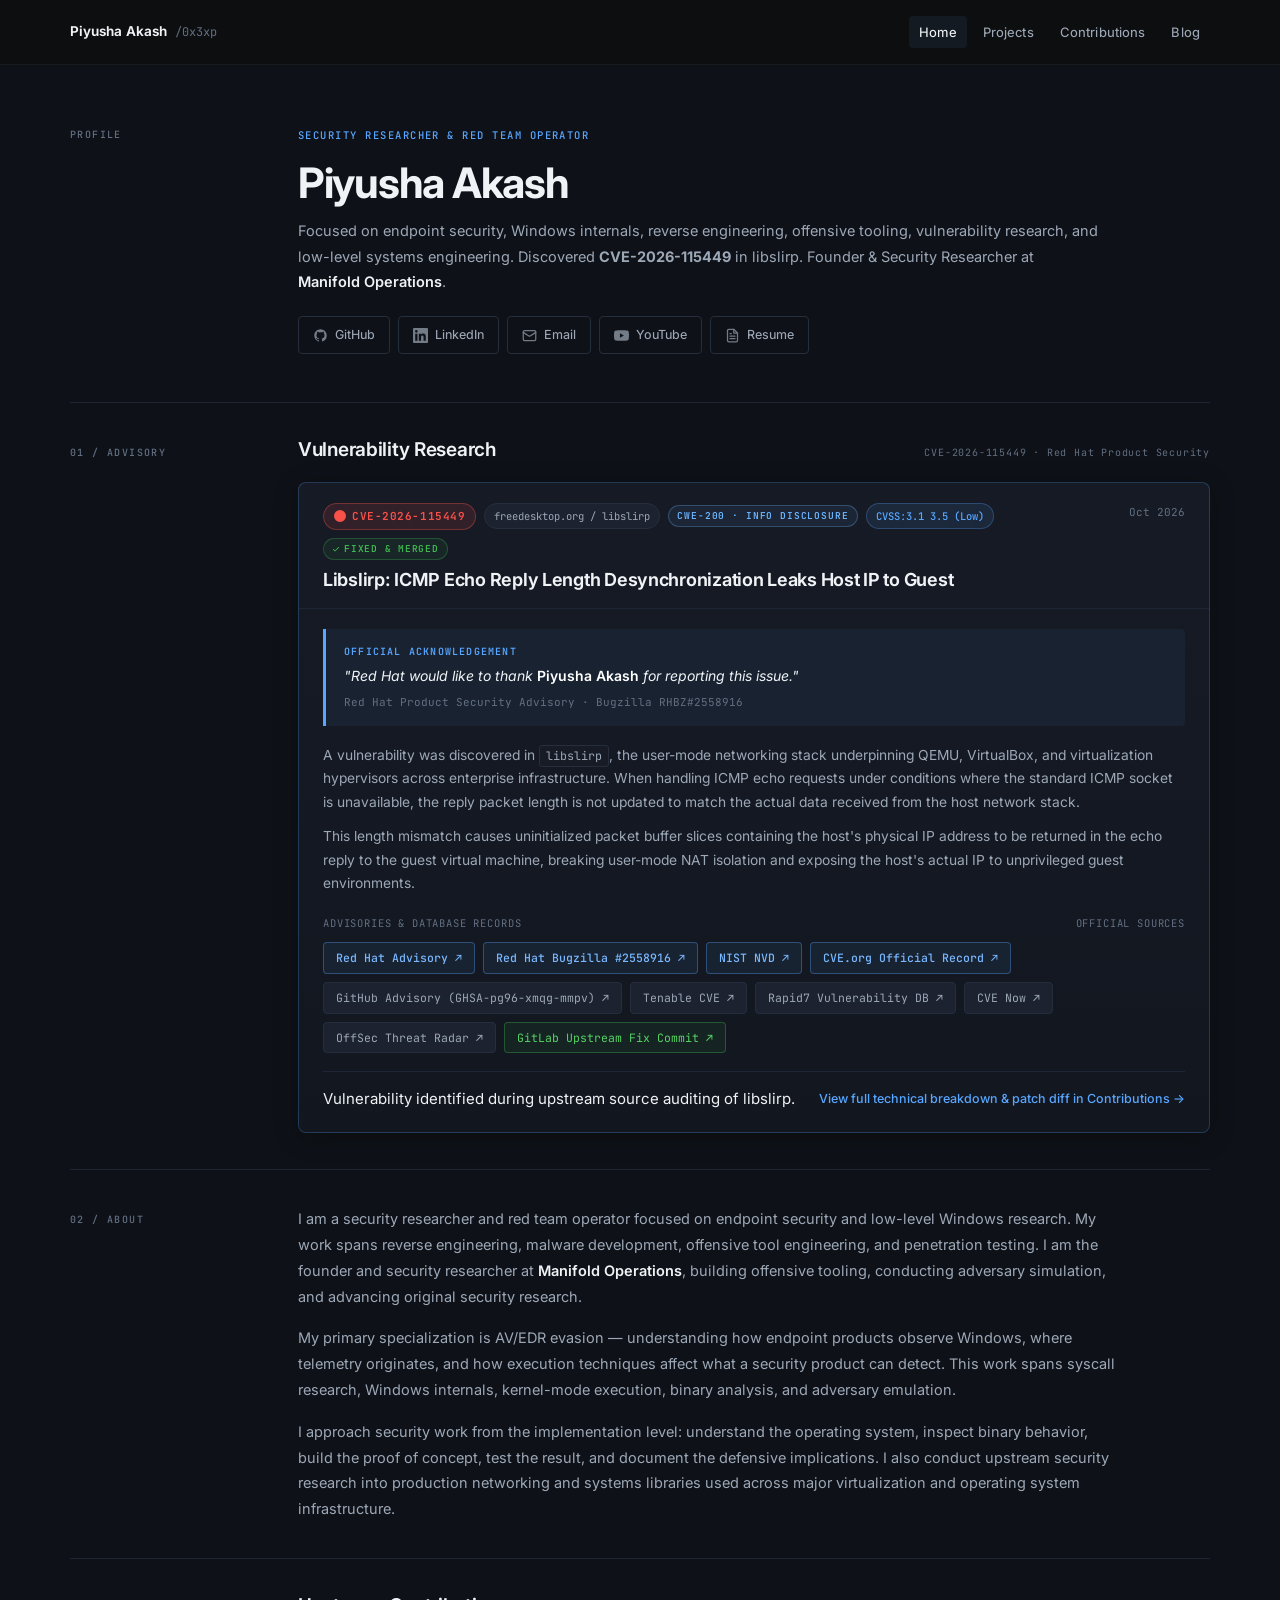
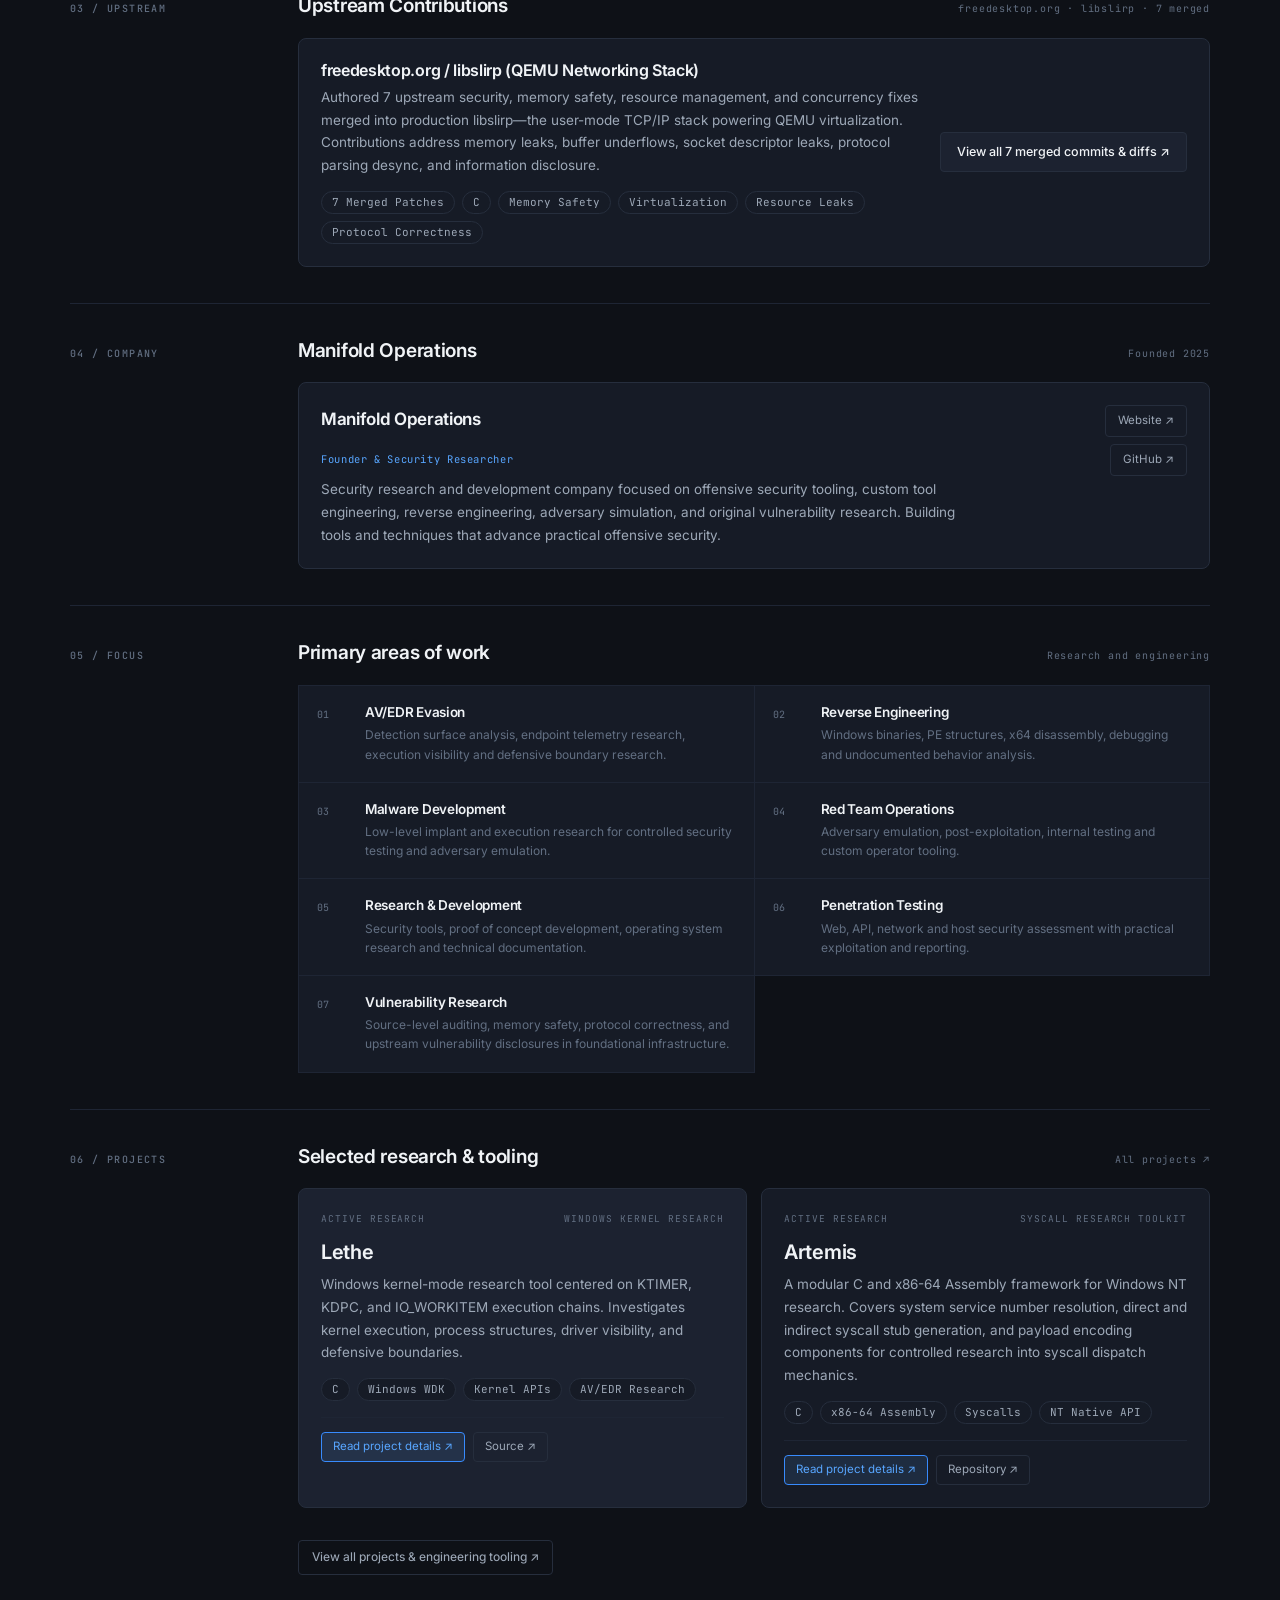
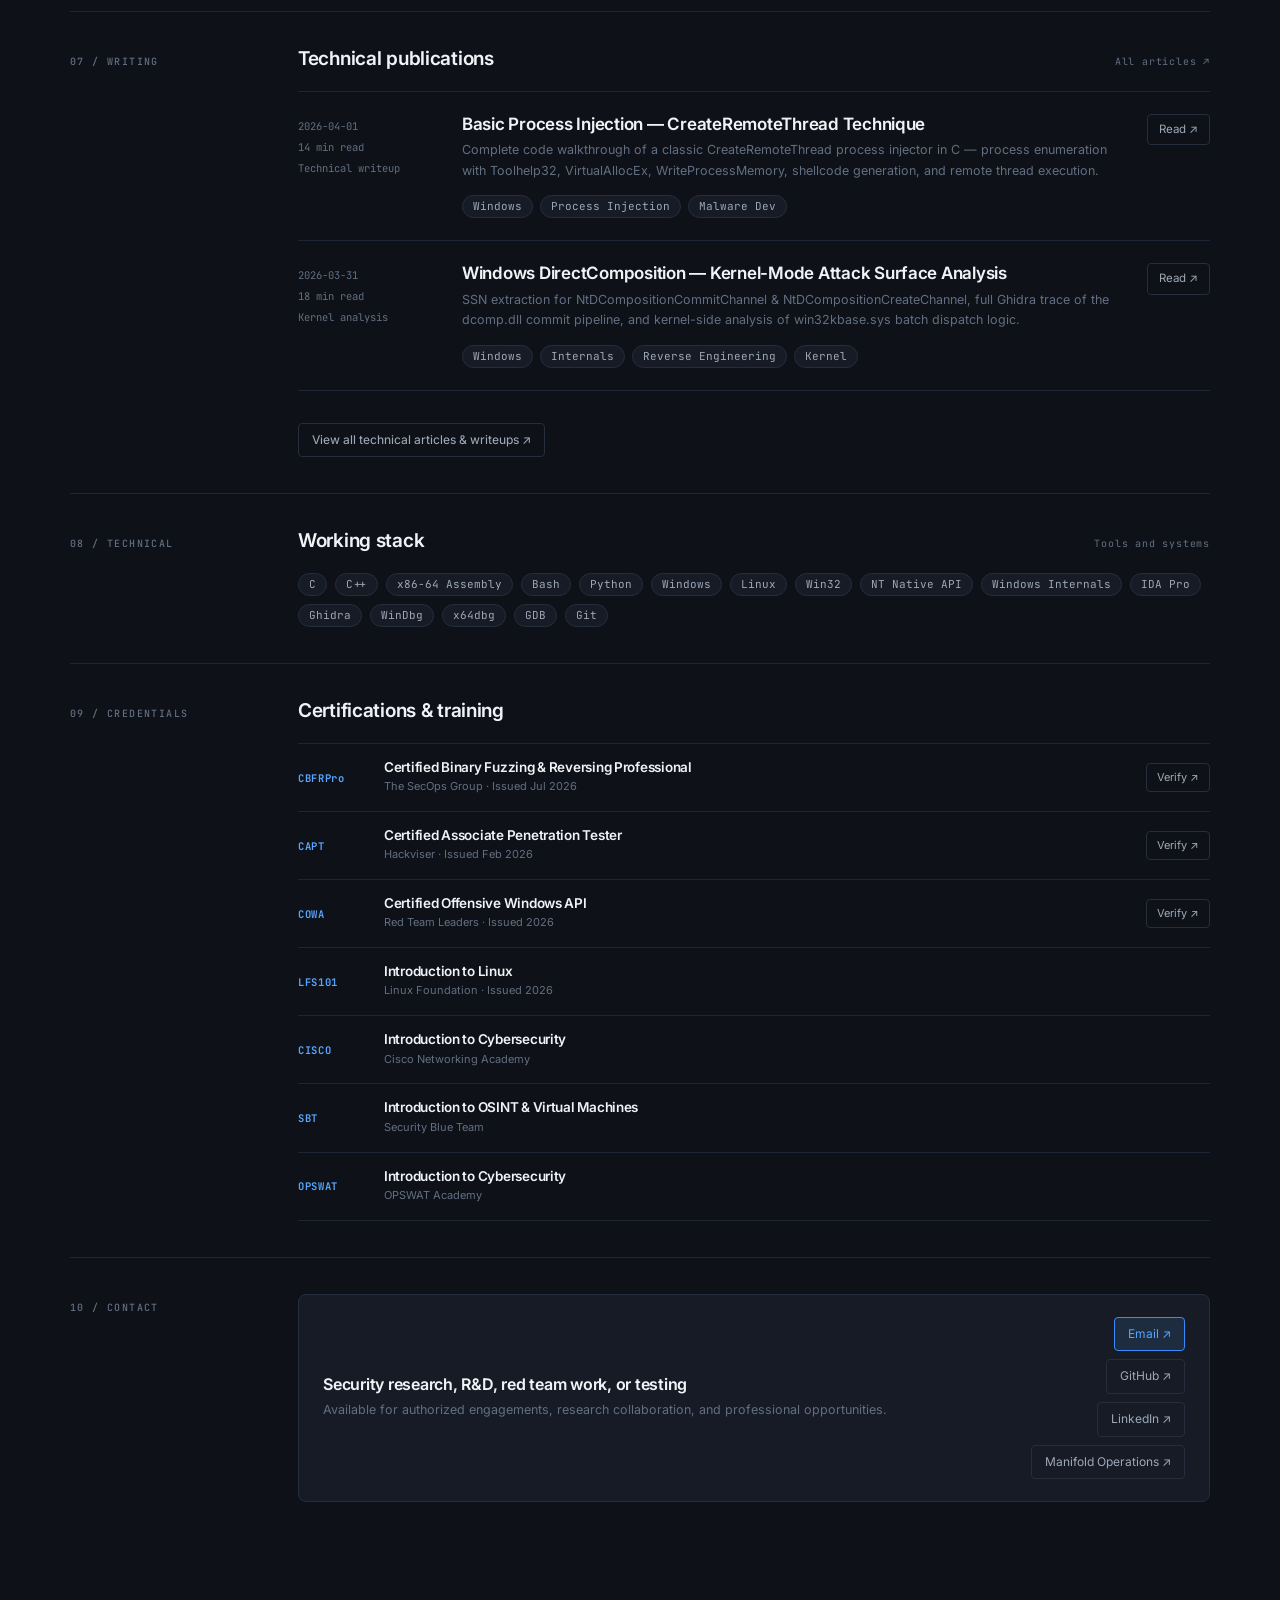
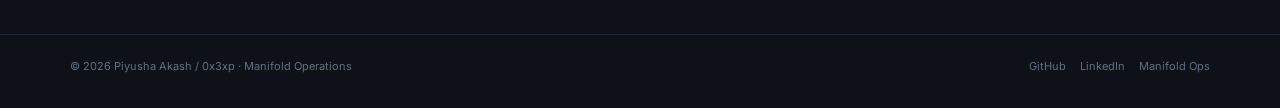
<file: index.html>
<!doctype html>
<html lang="en">
<head>
  <meta charset="utf-8">
  <meta name="viewport" content="width=device-width, initial-scale=1">
  <title>Piyusha Akash | Security Researcher &amp; Red Team Operator</title>
  <meta name="description" content="Piyusha Akash — Security Researcher &amp; Red Team Operator. Discovered CVE-2026-115449. Founder of Manifold Operations. Specializing in AV/EDR evasion, Windows internals, reverse engineering, and low-level systems security.">
  <meta name="author" content="Piyusha Akash">
  <meta name="robots" content="index, follow">
  <link rel="canonical" href="https://0x3xp.github.io/">

  <!-- Open Graph -->
  <meta property="og:type" content="website">
  <meta property="og:title" content="Piyusha Akash | Security Researcher &amp; Red Team Operator">
  <meta property="og:description" content="Security research across AV/EDR evasion, Windows internals, reverse engineering, vulnerability research (CVE-2026-115449), and offensive tooling. Founder of Manifold Operations.">
  <meta property="og:url" content="https://0x3xp.github.io/">
  <meta property="og:site_name" content="Piyusha Akash">

  <!-- Twitter Card -->
  <meta name="twitter:card" content="summary">
  <meta name="twitter:title" content="Piyusha Akash | Security Researcher &amp; Red Team Operator">
  <meta name="twitter:description" content="Security research across AV/EDR evasion, Windows internals, reverse engineering, vulnerability research (CVE-2026-115449), and offensive tooling.">

  <!-- Structured Data -->
  <script type="application/ld+json">
  {
    "@context": "https://schema.org",
    "@type": "ProfilePage",
    "mainEntity": {
      "@type": "Person",
      "name": "Piyusha Akash",
      "alternateName": "0x3xp",
      "jobTitle": "Security Researcher & Red Team Operator",
      "url": "https://0x3xp.github.io/",
      "email": "contact.piyushaakash@gmail.com",
      "sameAs": [
        "https://github.com/0x3xp",
        "https://www.linkedin.com/in/piyusha-akash",
        "https://www.youtube.com/@InfoSecLK"
      ]
    }
  }
  </script>

  <!-- Fonts -->
  <link rel="preconnect" href="https://fonts.googleapis.com">
  <link rel="preconnect" href="https://fonts.gstatic.com" crossorigin>
  <link href="https://fonts.googleapis.com/css2?family=Inter:wght@400;450;500;600;650;700&family=JetBrains+Mono:wght@400;500;600&display=swap" rel="stylesheet">

  <link rel="icon" type="image/png" href="assets/img/favicon.png">
  <link rel="stylesheet" href="assets/css/site.css">
</head>
<body>

  <!-- ── Header ─────────────────────────────────────────────── -->
  <header class="site-header">
    <div class="site-shell header-inner">
      <a class="brand" href="./" aria-label="Piyusha Akash home">
        <span class="brand-name">Piyusha Akash</span>
        <span class="brand-handle">/0x3xp</span>
      </a>
      <button class="nav-toggle" type="button" data-nav-toggle aria-expanded="false" aria-controls="site-nav" aria-label="Open navigation">Menu</button>
      <nav class="site-nav" id="site-nav" data-nav aria-label="Primary navigation">
        <a href="./" aria-current="page">Home</a>
        <a href="projects/projects.html">Projects</a>
        <a href="contributions/">Contributions</a>
        <a href="blog/blog.html">Blog</a>
      </nav>
    </div>
  </header>

  <!-- ── Main ───────────────────────────────────────────────── -->
  <main class="page-main">
    <div class="site-shell">

      <!-- 00 / Hero -->
      <section class="page-intro">
        <div class="section-label">Profile</div>
        <div class="intro-content">
          <span class="eyebrow">Security Researcher &amp; Red Team Operator</span>
          <h1>Piyusha Akash</h1>
          <p class="page-summary">Focused on endpoint security, Windows internals, reverse engineering, offensive tooling, vulnerability research, and low-level systems engineering. Discovered <strong>CVE-2026-115449</strong> in libslirp. Founder &amp; Security Researcher at <strong style="color:var(--text);font-weight:600;">Manifold Operations</strong>.</p>
          <div class="inline-links">
            <!-- GitHub Personal -->
            <a class="social-link" href="https://github.com/0x3xp" rel="noreferrer noopener" target="_blank">
              <svg width="15" height="15" viewBox="0 0 24 24" fill="currentColor" aria-hidden="true"><path d="M12 2C6.477 2 2 6.484 2 12.017c0 4.425 2.865 8.18 6.839 9.504.5.092.682-.217.682-.483 0-.237-.008-.868-.013-1.703-2.782.605-3.369-1.343-3.369-1.343-.454-1.158-1.11-1.466-1.11-1.466-.908-.62.069-.608.069-.608 1.003.07 1.531 1.032 1.531 1.032.892 1.53 2.341 1.088 2.91.832.092-.647.35-1.088.636-1.338-2.22-.253-4.555-1.113-4.555-4.951 0-1.093.39-1.988 1.029-2.688-.103-.253-.446-1.272.098-2.65 0 0 .84-.27 2.75 1.026A9.564 9.564 0 0112 6.844c.85.004 1.705.115 2.504.337 1.909-1.296 2.747-1.027 2.747-1.027.546 1.379.202 2.398.1 2.651.64.7 1.028 1.595 1.028 2.688 0 3.848-2.339 4.695-4.566 4.943.359.309.678.92.678 1.855 0 1.338-.012 2.419-.012 2.747 0 .268.18.58.688.482A10.019 10.019 0 0022 12.017C22 6.484 17.522 2 12 2z"/></svg>
              GitHub
            </a>
            <!-- LinkedIn -->
            <a class="social-link" href="https://www.linkedin.com/in/piyusha-akash" rel="noreferrer noopener" target="_blank">
              <svg width="15" height="15" viewBox="0 0 24 24" fill="currentColor" aria-hidden="true"><path d="M20.447 20.452h-3.554v-5.569c0-1.328-.027-3.037-1.852-3.037-1.853 0-2.136 1.445-2.136 2.939v5.667H9.351V9h3.414v1.561h.046c.477-.9 1.637-1.85 3.37-1.85 3.601 0 4.267 2.37 4.267 5.455v6.286zM5.337 7.433a2.062 2.062 0 01-2.063-2.065 2.064 2.064 0 112.063 2.065zm1.782 13.019H3.555V9h3.564v11.452zM22.225 0H1.771C.792 0 0 .774 0 1.729v20.542C0 23.227.792 24 1.771 24h20.451C23.2 24 24 23.227 24 22.271V1.729C24 .774 23.2 0 22.222 0h.003z"/></svg>
              LinkedIn
            </a>
            <!-- Email -->
            <a class="social-link" href="mailto:contact.piyushaakash@gmail.com">
              <svg width="15" height="15" viewBox="0 0 24 24" fill="none" stroke="currentColor" stroke-width="2" stroke-linecap="round" stroke-linejoin="round" aria-hidden="true"><rect x="2" y="4" width="20" height="16" rx="2"/><path d="m22 7-8.97 5.7a1.94 1.94 0 01-2.06 0L2 7"/></svg>
              Email
            </a>
            <!-- YouTube -->
            <a class="social-link" href="https://www.youtube.com/@InfoSecLK" rel="noreferrer noopener" target="_blank">
              <svg width="15" height="15" viewBox="0 0 24 24" fill="currentColor" aria-hidden="true"><path d="M23.498 6.186a3.016 3.016 0 00-2.122-2.136C19.505 3.545 12 3.545 12 3.545s-7.505 0-9.377.505A3.017 3.017 0 00.502 6.186C0 8.07 0 12 0 12s0 3.93.502 5.814a3.016 3.016 0 002.122 2.136c1.871.505 9.376.505 9.376.505s7.505 0 9.377-.505a3.015 3.015 0 002.122-2.136C24 15.93 24 12 24 12s0-3.93-.502-5.814zM9.545 15.568V8.432L15.818 12l-6.273 3.568z"/></svg>
              YouTube
            </a>
            <!-- Resume PDF -->
            <a class="social-link" href="assets/PiyushaAkash-Resume.pdf" rel="noreferrer noopener" target="_blank">
              <svg width="15" height="15" viewBox="0 0 24 24" fill="none" stroke="currentColor" stroke-width="2" stroke-linecap="round" stroke-linejoin="round" aria-hidden="true"><path d="M14 2H6a2 2 0 0 0-2 2v16a2 2 0 0 0 2 2h12a2 2 0 0 0 2-2V8z"/><polyline points="14 2 14 8 20 8"/><line x1="16" y1="13" x2="8" y2="13"/><line x1="16" y1="17" x2="8" y2="17"/><polyline points="10 9 9 9 8 9"/></svg>
              Resume
            </a>
          </div>
        </div>
      </section>

      <!-- 01 / Vulnerability Research (CVE) -->
      <section class="section-block">
        <div class="section-label">01 / Advisory</div>
        <div class="section-content">
          <div class="section-heading">
            <h2>Vulnerability Research</h2>
            <span class="meta">CVE-2026-115449 · Red Hat Product Security</span>
          </div>

          <article class="cve-featured-card">
            <div class="cve-top">
              <div class="cve-top-left">
                <div class="cve-badges">
                  <span class="cve-id-badge">
                    <svg width="12" height="12" viewBox="0 0 16 16" fill="currentColor" aria-hidden="true"><path d="M8 0a8 8 0 100 16A8 8 0 008 0zm.75 4.75a.75.75 0 00-1.5 0v4.5a.75.75 0 001.5 0v-4.5zm0 7.5a.75.75 0 10-1.5 0 .75.75 0 001.5 0z"/></svg>
                    CVE-2026-115449
                  </span>
                  <span class="cve-target-badge">freedesktop.org / libslirp</span>
                  <span class="type-badge type-info">CWE-200 · Info Disclosure</span>
                  <span class="cve-metric-badge">CVSS:3.1 3.5 (Low)</span>
                  <span class="contrib-merged-pill">
                    <svg width="8" height="8" viewBox="0 0 16 16" fill="currentColor" aria-hidden="true"><path d="M13.78 4.22a.75.75 0 010 1.06l-7.25 7.25a.75.75 0 01-1.06 0L2.22 9.28a.75.75 0 011.06-1.06L6 10.94l6.72-6.72a.75.75 0 011.06 0z"/></svg>
                    Fixed &amp; Merged
                  </span>
                </div>
                <h3 class="cve-title">Libslirp: ICMP Echo Reply Length Desynchronization Leaks Host IP to Guest</h3>
              </div>
              <div class="cve-top-right">
                <span class="cve-date">Oct 2026</span>
              </div>
            </div>

            <div class="cve-body">
              <div class="cve-credit-quote">
                <div class="cve-credit-label">Official Acknowledgement</div>
                <p class="cve-credit-text">"Red Hat would like to thank <strong>Piyusha Akash</strong> for reporting this issue."</p>
                <div class="cve-credit-source">Red Hat Product Security Advisory · Bugzilla RHBZ#2558916</div>
              </div>

              <div class="cve-desc">
                <p>A vulnerability was discovered in <code>libslirp</code>, the user-mode networking stack underpinning QEMU, VirtualBox, and virtualization hypervisors across enterprise infrastructure. When handling ICMP echo requests under conditions where the standard ICMP socket is unavailable, the reply packet length is not updated to match the actual data received from the host network stack.</p>
                <p>This length mismatch causes uninitialized packet buffer slices containing the host's physical IP address to be returned in the echo reply to the guest virtual machine, breaking user-mode NAT isolation and exposing the host's actual IP to unprivileged guest environments.</p>
              </div>

              <div class="cve-ref-header">
                <span>Advisories &amp; Database Records</span>
                <span>Official sources</span>
              </div>

              <div class="cve-ref-grid">
                <a class="cve-ref-pill cve-pill-authority" href="https://access.redhat.com/security/cve/cve-2026-115449" rel="noreferrer noopener" target="_blank">Red Hat Advisory ↗</a>
                <a class="cve-ref-pill cve-pill-authority" href="https://bugzilla.redhat.com/show_bug.cgi?id=2558916" rel="noreferrer noopener" target="_blank">Red Hat Bugzilla #2558916 ↗</a>
                <a class="cve-ref-pill cve-pill-authority" href="https://nvd.nist.gov/vuln/detail/cve-2026-115449" rel="noreferrer noopener" target="_blank">NIST NVD ↗</a>
                <a class="cve-ref-pill cve-pill-authority" href="https://www.cve.org/CVERecord?id=CVE-2026-115449" rel="noreferrer noopener" target="_blank">CVE.org Official Record ↗</a>
                <a class="cve-ref-pill" href="https://github.com/advisories/GHSA-pg96-xmqg-mmpv" rel="noreferrer noopener" target="_blank">GitHub Advisory (GHSA-pg96-xmqg-mmpv) ↗</a>
                <a class="cve-ref-pill" href="https://www.tenable.com/cve/CVE-2026-115449" rel="noreferrer noopener" target="_blank">Tenable CVE ↗</a>
                <a class="cve-ref-pill" href="https://www.rapid7.com/db/vulnerabilities/cve-2026-115449/" rel="noreferrer noopener" target="_blank">Rapid7 Vulnerability DB ↗</a>
                <a class="cve-ref-pill" href="https://cve.now/CVE-2026-115449" rel="noreferrer noopener" target="_blank">CVE Now ↗</a>
                <a class="cve-ref-pill" href="https://radar.offseq.com/threat/cve-2026-115449-exposure-of-sensitive-information-to-an-unauthorized-actor-in-red-hat-red-hat-150d0c701cb10340" rel="noreferrer noopener" target="_blank">OffSec Threat Radar ↗</a>
                <a class="cve-ref-pill cve-pill-code" href="https://gitlab.freedesktop.org/slirp/libslirp/-/commit/262c9be27bc79e16b369807b460be77e23c3d788" rel="noreferrer noopener" target="_blank">GitLab Upstream Fix Commit ↗</a>
              </div>

              <div class="cve-footer-action">
                <span>Vulnerability identified during upstream source auditing of libslirp.</span>
                <a href="contributions/">View full technical breakdown &amp; patch diff in Contributions →</a>
              </div>
            </div>
          </article>
        </div>
      </section>

      <!-- 02 / About -->
      <section class="section-block">
        <div class="section-label">02 / About</div>
        <div class="section-content">
          <div class="bio-copy">
            <p>I am a security researcher and red team operator focused on endpoint security and low-level Windows research. My work spans reverse engineering, malware development, offensive tool engineering, and penetration testing. I am the founder and security researcher at <strong style="color:var(--text);font-weight:600;">Manifold Operations</strong>, building offensive tooling, conducting adversary simulation, and advancing original security research.</p>
            <p>My primary specialization is AV/EDR evasion — understanding how endpoint products observe Windows, where telemetry originates, and how execution techniques affect what a security product can detect. This work spans syscall research, Windows internals, kernel-mode execution, binary analysis, and adversary emulation.</p>
            <p>I approach security work from the implementation level: understand the operating system, inspect binary behavior, build the proof of concept, test the result, and document the defensive implications. I also conduct upstream security research into production networking and systems libraries used across major virtualization and operating system infrastructure.</p>
          </div>
        </div>
      </section>

      <!-- 03 / Upstream Contributions Summary (No Commit Rows) -->
      <section class="section-block">
        <div class="section-label">03 / Upstream</div>
        <div class="section-content">
          <div class="section-heading">
            <h2>Upstream Contributions</h2>
            <span class="meta">freedesktop.org · libslirp · 7 merged</span>
          </div>

          <div class="upstream-overview-card">
            <div class="upstream-overview-content">
              <h3>freedesktop.org / libslirp (QEMU Networking Stack)</h3>
              <p>Authored 7 upstream security, memory safety, resource management, and concurrency fixes merged into production libslirp—the user-mode TCP/IP stack powering QEMU virtualization. Contributions address memory leaks, buffer underflows, socket descriptor leaks, protocol parsing desync, and information disclosure.</p>
              <div class="upstream-overview-tags">
                <span class="tag">7 Merged Patches</span>
                <span class="tag">C</span>
                <span class="tag">Memory Safety</span>
                <span class="tag">Virtualization</span>
                <span class="tag">Resource Leaks</span>
                <span class="tag">Protocol Correctness</span>
              </div>
            </div>
            <div class="upstream-overview-action">
              <a class="upstream-overview-btn" href="contributions/">
                View all 7 merged commits &amp; diffs ↗
              </a>
            </div>
          </div>
        </div>
      </section>

      <!-- 04 / Company -->
      <section class="section-block">
        <div class="section-label">04 / Company</div>
        <div class="section-content">
          <div class="section-heading">
            <h2>Manifold Operations</h2>
            <span class="meta">Founded 2025</span>
          </div>
          <article class="company-card">
            <div class="company-body">
              <div class="company-wordmark">
                <span class="company-name">Manifold Operations</span>
              </div>
              <span class="company-role">Founder &amp; Security Researcher</span>
              <p class="company-desc">Security research and development company focused on offensive security tooling, custom tool engineering, reverse engineering, adversary simulation, and original vulnerability research. Building tools and techniques that advance practical offensive security.</p>
            </div>
            <div class="company-links">
              <a class="company-link" href="https://manifoldoperations.vercel.app" rel="noreferrer noopener" target="_blank">Website ↗</a>
              <a class="company-link" href="https://github.com/ManifoldOps" rel="noreferrer noopener" target="_blank">GitHub ↗</a>
            </div>
          </article>
        </div>
      </section>

      <!-- 05 / Focus -->
      <section class="section-block">
        <div class="section-label">05 / Focus</div>
        <div class="section-content">
          <div class="section-heading">
            <h2>Primary areas of work</h2>
            <span class="meta">Research and engineering</span>
          </div>
          <div class="focus-grid">
            <article class="focus-item">
              <div class="item-index">01</div>
              <div>
                <h3>AV/EDR Evasion</h3>
                <p>Detection surface analysis, endpoint telemetry research, execution visibility and defensive boundary research.</p>
              </div>
            </article>
            <article class="focus-item">
              <div class="item-index">02</div>
              <div>
                <h3>Reverse Engineering</h3>
                <p>Windows binaries, PE structures, x64 disassembly, debugging and undocumented behavior analysis.</p>
              </div>
            </article>
            <article class="focus-item">
              <div class="item-index">03</div>
              <div>
                <h3>Malware Development</h3>
                <p>Low-level implant and execution research for controlled security testing and adversary emulation.</p>
              </div>
            </article>
            <article class="focus-item">
              <div class="item-index">04</div>
              <div>
                <h3>Red Team Operations</h3>
                <p>Adversary emulation, post-exploitation, internal testing and custom operator tooling.</p>
              </div>
            </article>
            <article class="focus-item">
              <div class="item-index">05</div>
              <div>
                <h3>Research &amp; Development</h3>
                <p>Security tools, proof of concept development, operating system research and technical documentation.</p>
              </div>
            </article>
            <article class="focus-item">
              <div class="item-index">06</div>
              <div>
                <h3>Penetration Testing</h3>
                <p>Web, API, network and host security assessment with practical exploitation and reporting.</p>
              </div>
            </article>
            <article class="focus-item">
              <div class="item-index">07</div>
              <div>
                <h3>Vulnerability Research</h3>
                <p>Source-level auditing, memory safety, protocol correctness, and upstream vulnerability disclosures in foundational infrastructure.</p>
              </div>
            </article>
          </div>
        </div>
      </section>

      <!-- 06 / Selected Projects -->
      <section class="section-block">
        <div class="section-label">06 / Projects</div>
        <div class="section-content">
          <div class="section-heading">
            <h2>Selected research &amp; tooling</h2>
            <span class="meta"><a href="projects/projects.html" style="color:inherit;">All projects ↗</a></span>
          </div>
          <div class="project-list">
            <article class="project-card project-featured">
              <div class="project-topline">
                <span>Active research</span>
                <span>Windows kernel research</span>
              </div>
              <h2>Lethe</h2>
              <p>Windows kernel-mode research tool centered on KTIMER, KDPC, and IO_WORKITEM execution chains. Investigates kernel execution, process structures, driver visibility, and defensive boundaries.</p>
              <div class="tag-row">
                <span class="tag">C</span>
                <span class="tag">Windows WDK</span>
                <span class="tag">Kernel APIs</span>
                <span class="tag">AV/EDR Research</span>
              </div>
              <div class="project-links">
                <a class="link-primary" href="projects/projects.html">Read project details ↗</a>
                <a href="https://github.com/0x3xp/Lethe" rel="noreferrer noopener" target="_blank">Source ↗</a>
              </div>
            </article>

            <article class="project-card">
              <div class="project-topline">
                <span>Active research</span>
                <span>Syscall research toolkit</span>
              </div>
              <h2>Artemis</h2>
              <p>A modular C and x86-64 Assembly framework for Windows NT research. Covers system service number resolution, direct and indirect syscall stub generation, and payload encoding components for controlled research into syscall dispatch mechanics.</p>
              <div class="tag-row">
                <span class="tag">C</span>
                <span class="tag">x86-64 Assembly</span>
                <span class="tag">Syscalls</span>
                <span class="tag">NT Native API</span>
              </div>
              <div class="project-links">
                <a class="link-primary" href="projects/projects.html">Read project details ↗</a>
                <a href="https://github.com/0x3xp/Artemis" rel="noreferrer noopener" target="_blank">Repository ↗</a>
              </div>
            </article>
          </div>
          <div style="margin-top: 16px;">
            <a class="contrib-see-all" href="projects/projects.html">View all projects &amp; engineering tooling ↗</a>
          </div>
        </div>
      </section>

      <!-- 07 / Research & Writing -->
      <section class="section-block">
        <div class="section-label">07 / Writing</div>
        <div class="section-content">
          <div class="section-heading">
            <h2>Technical publications</h2>
            <span class="meta"><a href="blog/blog.html" style="color:inherit;">All articles ↗</a></span>
          </div>
          <div class="publications">
            <article class="publication-row">
              <div class="pub-meta">
                <span>2026-04-01</span>
                <span>14 min read</span>
                <span>Technical writeup</span>
              </div>
              <div class="pub-content">
                <h2>Basic Process Injection — CreateRemoteThread Technique</h2>
                <p>Complete code walkthrough of a classic CreateRemoteThread process injector in C — process enumeration with Toolhelp32, VirtualAllocEx, WriteProcessMemory, shellcode generation, and remote thread execution.</p>
                <div class="tag-row">
                  <span class="tag">Windows</span>
                  <span class="tag">Process Injection</span>
                  <span class="tag">Malware Dev</span>
                </div>
              </div>
              <div class="pub-action"><a href="blog/posts/basic-process-injection.html">Read ↗</a></div>
            </article>

            <article class="publication-row">
              <div class="pub-meta">
                <span>2026-03-31</span>
                <span>18 min read</span>
                <span>Kernel analysis</span>
              </div>
              <div class="pub-content">
                <h2>Windows DirectComposition — Kernel-Mode Attack Surface Analysis</h2>
                <p>SSN extraction for NtDCompositionCommitChannel &amp; NtDCompositionCreateChannel, full Ghidra trace of the dcomp.dll commit pipeline, and kernel-side analysis of win32kbase.sys batch dispatch logic.</p>
                <div class="tag-row">
                  <span class="tag">Windows</span>
                  <span class="tag">Internals</span>
                  <span class="tag">Reverse Engineering</span>
                  <span class="tag">Kernel</span>
                </div>
              </div>
              <div class="pub-action"><a href="blog/posts/dcomp-kernel-attack-surface.html">Read ↗</a></div>
            </article>
          </div>
          <div style="margin-top: 16px;">
            <a class="contrib-see-all" href="blog/blog.html">View all technical articles &amp; writeups ↗</a>
          </div>
        </div>
      </section>

      <!-- 08 / Technical Stack -->
      <section class="section-block">
        <div class="section-label">08 / Technical</div>
        <div class="section-content">
          <div class="section-heading">
            <h2>Working stack</h2>
            <span class="meta">Tools and systems</span>
          </div>
          <div class="stack-list">
            <span>C</span>
            <span>C++</span>
            <span>x86-64 Assembly</span>
            <span>Bash</span>
            <span>Python</span>
            <span>Windows</span>
            <span>Linux</span>
            <span>Win32</span>
            <span>NT Native API</span>
            <span>Windows Internals</span>
            <span>IDA Pro</span>
            <span>Ghidra</span>
            <span>WinDbg</span>
            <span>x64dbg</span>
            <span>GDB</span>
            <span>Git</span>
          </div>
        </div>
      </section>

      <!-- 09 / Credentials -->
      <section class="section-block">
        <div class="section-label">09 / Credentials</div>
        <div class="section-content">
          <div class="section-heading">
            <h2>Certifications &amp; training</h2>
          </div>
          <div class="credentials">
            <article class="credential-row">
              <div class="credential-main">
                <div class="credential-short">CBFRPro</div>
                <div>
                  <h3>Certified Binary Fuzzing &amp; Reversing Professional</h3>
                  <p>The SecOps Group &middot; Issued Jul 2026</p>
                </div>
              </div>
              <div class="credential-action"><a href="https://pentestingexams.com/certificate-validation/" rel="noreferrer noopener" target="_blank">Verify ↗</a></div>
            </article>
            <article class="credential-row">
              <div class="credential-main">
                <div class="credential-short">CAPT</div>
                <div>
                  <h3>Certified Associate Penetration Tester</h3>
                  <p>Hackviser &middot; Issued Feb 2026</p>
                </div>
              </div>
              <div class="credential-action"><a href="https://hackviser.com/verify?id=HV-CAPT-HKXRNSLE" rel="noreferrer noopener" target="_blank">Verify ↗</a></div>
            </article>
            <article class="credential-row">
              <div class="credential-main">
                <div class="credential-short">COWA</div>
                <div>
                  <h3>Certified Offensive Windows API</h3>
                  <p>Red Team Leaders &middot; Issued 2026</p>
                </div>
              </div>
              <div class="credential-action"><a href="https://courses.redteamleaders.com/exams/f1227a83-d041-4949-a3c6-9c5411ceb1ee" rel="noreferrer noopener" target="_blank">Verify ↗</a></div>
            </article>
            <article class="credential-row">
              <div class="credential-main">
                <div class="credential-short">LFS101</div>
                <div>
                  <h3>Introduction to Linux</h3>
                  <p>Linux Foundation &middot; Issued 2026</p>
                </div>
              </div>
            </article>
            <article class="credential-row">
              <div class="credential-main">
                <div class="credential-short">CISCO</div>
                <div>
                  <h3>Introduction to Cybersecurity</h3>
                  <p>Cisco Networking Academy</p>
                </div>
              </div>
            </article>
            <article class="credential-row">
              <div class="credential-main">
                <div class="credential-short">SBT</div>
                <div>
                  <h3>Introduction to OSINT &amp; Virtual Machines</h3>
                  <p>Security Blue Team</p>
                </div>
              </div>
            </article>
            <article class="credential-row">
              <div class="credential-main">
                <div class="credential-short">OPSWAT</div>
                <div>
                  <h3>Introduction to Cybersecurity</h3>
                  <p>OPSWAT Academy</p>
                </div>
              </div>
            </article>
          </div>
        </div>
      </section>

      <!-- 10 / Contact -->
      <section class="section-block">
        <div class="section-label">10 / Contact</div>
        <div class="section-content">
          <div class="contact-panel">
            <div class="contact-copy">
              <h2>Security research, R&amp;D, red team work, or testing</h2>
              <p>Available for authorized engagements, research collaboration, and professional opportunities.</p>
            </div>
            <div class="contact-links">
              <a class="contact-link contact-primary" href="mailto:contact.piyushaakash@gmail.com">Email ↗</a>
              <a class="contact-link" href="https://github.com/0x3xp" rel="noreferrer noopener" target="_blank">GitHub ↗</a>
              <a class="contact-link" href="https://www.linkedin.com/in/piyusha-akash" rel="noreferrer noopener" target="_blank">LinkedIn ↗</a>
              <a class="contact-link" href="https://manifoldoperations.vercel.app" rel="noreferrer noopener" target="_blank">Manifold Operations ↗</a>
            </div>
          </div>
        </div>
      </section>

    </div>
  </main>

  <!-- ── Footer ─────────────────────────────────────────────── -->
  <footer class="site-footer">
    <div class="site-shell footer-inner">
      <span>© <span data-year></span> Piyusha Akash / 0x3xp &middot; Manifold Operations</span>
      <div class="footer-links">
        <a href="https://github.com/0x3xp" rel="noreferrer noopener" target="_blank">GitHub</a>
        <a href="https://www.linkedin.com/in/piyusha-akash" rel="noreferrer noopener" target="_blank">LinkedIn</a>
        <a href="https://manifoldoperations.vercel.app" rel="noreferrer noopener" target="_blank">Manifold Ops</a>
      </div>
    </div>
  </footer>

  <script src="main/render.js" defer></script>
  <script src="main/site.js" defer></script>
</body>
</html>
</file>
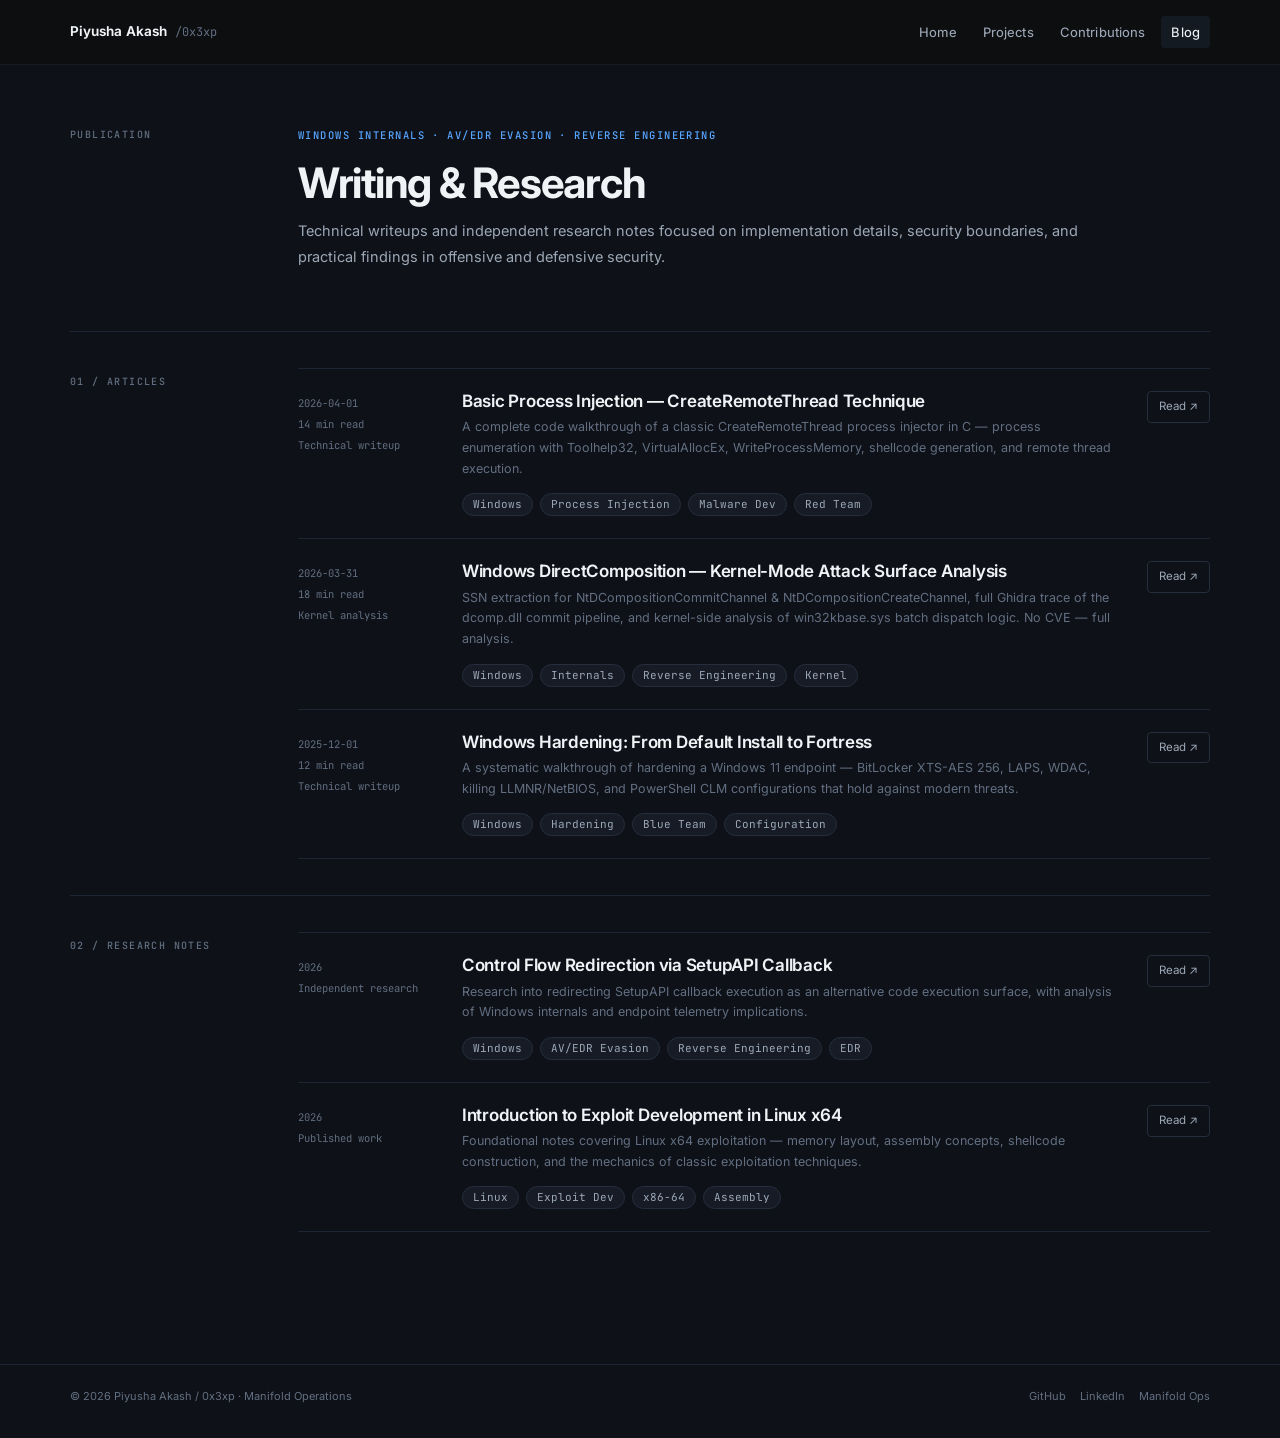
<file: blog/index.html>
<!doctype html>
<html lang="en">
<head>
  <meta charset="utf-8">
  <meta name="viewport" content="width=device-width, initial-scale=1">
  <title>Writing &amp; Research | Piyusha Akash</title>
  <meta name="description" content="Technical writing and independent security research by Piyusha Akash — AV/EDR evasion, Windows internals, reverse engineering, exploit development, and security tooling.">
  <meta name="author" content="Piyusha Akash">
  <meta name="robots" content="index, follow">
  <link rel="canonical" href="https://0x3xp.github.io/blog/">

  <!-- Open Graph -->
  <meta property="og:type" content="website">
  <meta property="og:title" content="Writing &amp; Research | Piyusha Akash">
  <meta property="og:description" content="Technical research notes and writeups focused on AV/EDR evasion, Windows internals, reverse engineering, and exploit development.">
  <meta property="og:url" content="https://0x3xp.github.io/blog/">
  <meta property="og:site_name" content="Piyusha Akash">

  <!-- Twitter Card -->
  <meta name="twitter:card" content="summary">
  <meta name="twitter:title" content="Writing &amp; Research | Piyusha Akash">
  <meta name="twitter:description" content="Technical security research writeups by Piyusha Akash.">

  <!-- Fonts -->
  <link rel="preconnect" href="https://fonts.googleapis.com">
  <link rel="preconnect" href="https://fonts.gstatic.com" crossorigin>
  <link href="https://fonts.googleapis.com/css2?family=Inter:wght@400;450;500;600;650;700&family=JetBrains+Mono:wght@400;500;600&display=swap" rel="stylesheet">

  <link rel="icon" type="image/png" href="../assets/img/favicon.png">
  <link rel="stylesheet" href="../assets/css/site.css">
</head>
<body>

  <!-- ── Header ─────────────────────────────────────────────── -->
  <header class="site-header">
    <div class="site-shell header-inner">
      <a class="brand" href="../" aria-label="Piyusha Akash home">
        <span class="brand-name">Piyusha Akash</span>
        <span class="brand-handle">/0x3xp</span>
      </a>
      <button class="nav-toggle" type="button" data-nav-toggle aria-expanded="false" aria-controls="site-nav" aria-label="Open navigation">Menu</button>
      <nav class="site-nav" id="site-nav" data-nav aria-label="Primary navigation">
        <a href="../">Home</a>
        <a href="../projects/projects.html">Projects</a>
        <a href="../contributions/">Contributions</a>
        <a href="./" aria-current="page">Blog</a>
      </nav>
    </div>
  </header>

  <!-- ── Main ───────────────────────────────────────────────── -->
  <main class="page-main">
    <div class="site-shell">

      <!-- Page Intro -->
      <section class="page-intro">
        <div class="section-label">Publication</div>
        <div class="intro-content">
          <span class="eyebrow">Windows Internals · AV/EDR Evasion · Reverse Engineering</span>
          <h1>Writing &amp; Research</h1>
          <p class="page-summary">Technical writeups and independent research notes focused on implementation details, security boundaries, and practical findings in offensive and defensive security.</p>
        </div>
      </section>

      <!-- 01 / Articles -->
      <section class="section-block">
        <div class="section-label">01 / Articles</div>
        <div class="section-content">
          <div class="publications">

            <article class="publication-row">
              <div class="pub-meta">
                <span>2026-04-01</span>
                <span>14 min read</span>
                <span>Technical writeup</span>
              </div>
              <div class="pub-content">
                <h2>Basic Process Injection — CreateRemoteThread Technique</h2>
                <p>A complete code walkthrough of a classic CreateRemoteThread process injector in C — process enumeration with Toolhelp32, VirtualAllocEx, WriteProcessMemory, shellcode generation, and remote thread execution.</p>
                <div class="tag-row">
                  <span class="tag">Windows</span>
                  <span class="tag">Process Injection</span>
                  <span class="tag">Malware Dev</span>
                  <span class="tag">Red Team</span>
                </div>
              </div>
              <div class="pub-action"><a href="posts/basic-process-injection.html">Read ↗</a></div>
            </article>

            <article class="publication-row">
              <div class="pub-meta">
                <span>2026-03-31</span>
                <span>18 min read</span>
                <span>Kernel analysis</span>
              </div>
              <div class="pub-content">
                <h2>Windows DirectComposition — Kernel-Mode Attack Surface Analysis</h2>
                <p>SSN extraction for NtDCompositionCommitChannel &amp; NtDCompositionCreateChannel, full Ghidra trace of the dcomp.dll commit pipeline, and kernel-side analysis of win32kbase.sys batch dispatch logic. No CVE — full analysis.</p>
                <div class="tag-row">
                  <span class="tag">Windows</span>
                  <span class="tag">Internals</span>
                  <span class="tag">Reverse Engineering</span>
                  <span class="tag">Kernel</span>
                </div>
              </div>
              <div class="pub-action"><a href="posts/dcomp-kernel-attack-surface.html">Read ↗</a></div>
            </article>

            <article class="publication-row">
              <div class="pub-meta">
                <span>2025-12-01</span>
                <span>12 min read</span>
                <span>Technical writeup</span>
              </div>
              <div class="pub-content">
                <h2>Windows Hardening: From Default Install to Fortress</h2>
                <p>A systematic walkthrough of hardening a Windows 11 endpoint — BitLocker XTS-AES 256, LAPS, WDAC, killing LLMNR/NetBIOS, and PowerShell CLM configurations that hold against modern threats.</p>
                <div class="tag-row">
                  <span class="tag">Windows</span>
                  <span class="tag">Hardening</span>
                  <span class="tag">Blue Team</span>
                  <span class="tag">Configuration</span>
                </div>
              </div>
              <div class="pub-action"><a href="posts/windows-hardening.html">Read ↗</a></div>
            </article>

          </div>
        </div>
      </section>

      <!-- 02 / Research Notes -->
      <section class="section-block">
        <div class="section-label">02 / Research notes</div>
        <div class="section-content">
          <div class="publications">

            <article class="publication-row">
              <div class="pub-meta">
                <span>2026</span>
                <span>Independent research</span>
              </div>
              <div class="pub-content">
                <h2>Control Flow Redirection via SetupAPI Callback</h2>
                <p>Research into redirecting SetupAPI callback execution as an alternative code execution surface, with analysis of Windows internals and endpoint telemetry implications.</p>
                <div class="tag-row">
                  <span class="tag">Windows</span>
                  <span class="tag">AV/EDR Evasion</span>
                  <span class="tag">Reverse Engineering</span>
                  <span class="tag">EDR</span>
                </div>
              </div>
              <div class="pub-action"><a href="https://github.com/0x3xp/Native-Adversary-Framework/tree/main/Malware-Dev/Injection/SetupAPI-Callback-Redirection" rel="noreferrer noopener" target="_blank">Read ↗</a></div>
            </article>

            <article class="publication-row">
              <div class="pub-meta">
                <span>2026</span>
                <span>Published work</span>
              </div>
              <div class="pub-content">
                <h2>Introduction to Exploit Development in Linux x64</h2>
                <p>Foundational notes covering Linux x64 exploitation — memory layout, assembly concepts, shellcode construction, and the mechanics of classic exploitation techniques.</p>
                <div class="tag-row">
                  <span class="tag">Linux</span>
                  <span class="tag">Exploit Dev</span>
                  <span class="tag">x86-64</span>
                  <span class="tag">Assembly</span>
                </div>
              </div>
              <div class="pub-action"><a href="https://github.com/0x3xp/Linux-ExploitDev" rel="noreferrer noopener" target="_blank">Read ↗</a></div>
            </article>

          </div>
        </div>
      </section>

    </div>
  </main>

  <!-- ── Footer ─────────────────────────────────────────────── -->
  <footer class="site-footer">
    <div class="site-shell footer-inner">
      <span>© <span data-year></span> Piyusha Akash / 0x3xp &middot; Manifold Operations</span>
      <div class="footer-links">
        <a href="https://github.com/0x3xp" rel="noreferrer noopener" target="_blank">GitHub</a>
        <a href="https://www.linkedin.com/in/piyusha-akash" rel="noreferrer noopener" target="_blank">LinkedIn</a>
        <a href="https://manifoldoperations.vercel.app" rel="noreferrer noopener" target="_blank">Manifold Ops</a>
      </div>
    </div>
  </footer>

  <script src="../main/render.js" defer></script>
  <script src="../main/site.js" defer></script>
</body>
</html>
</file>
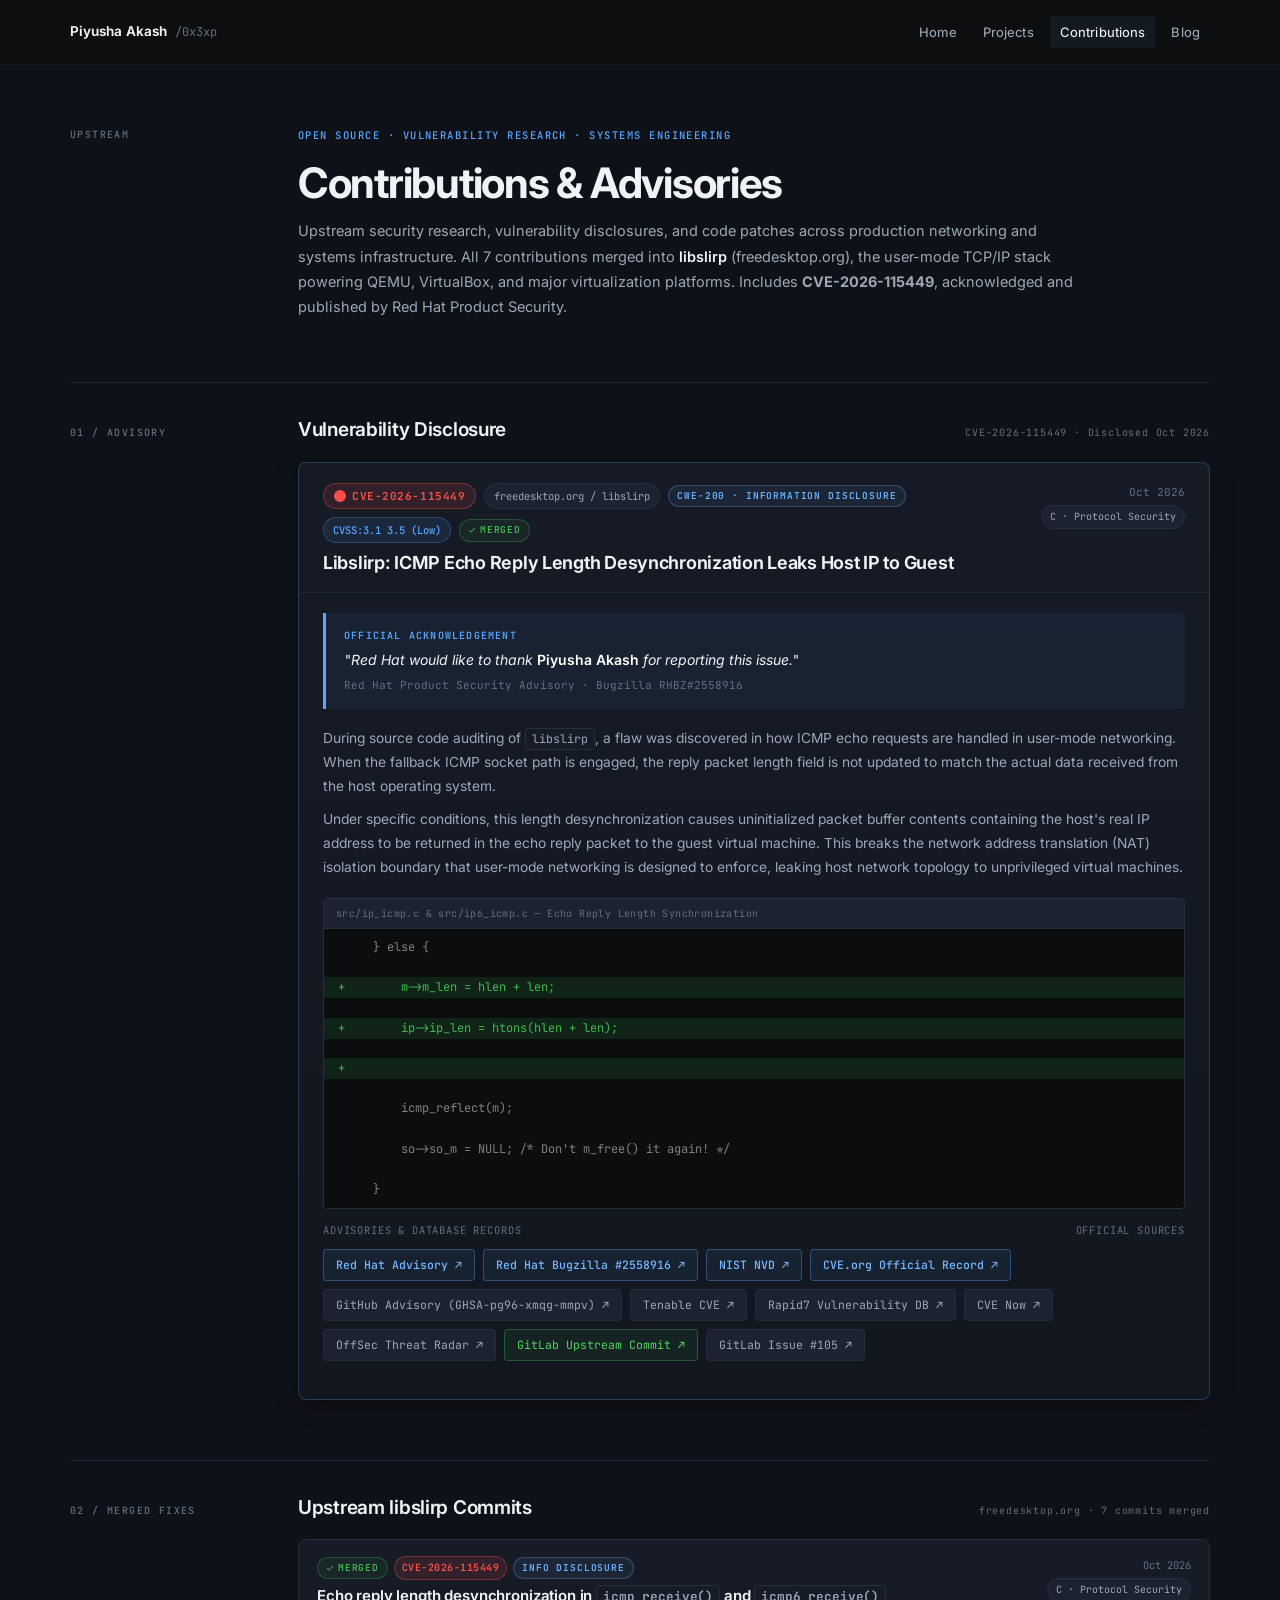
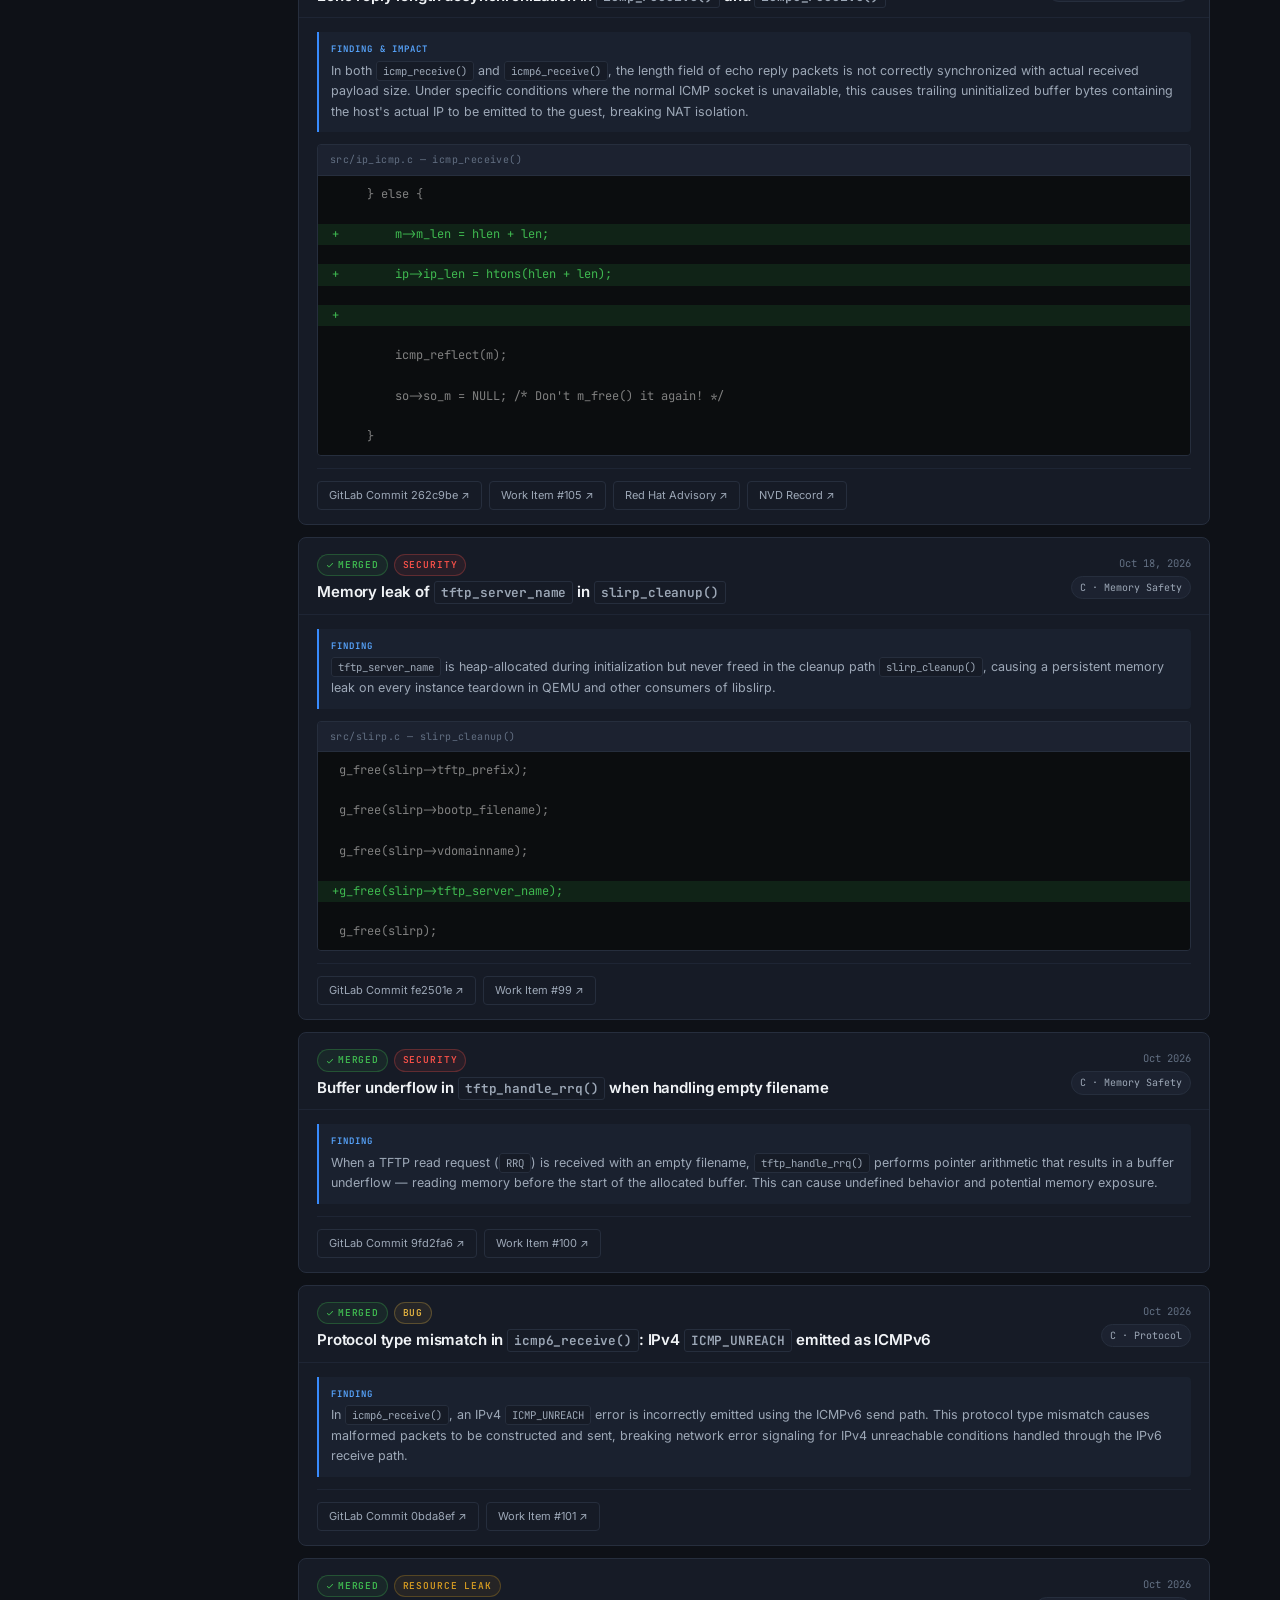
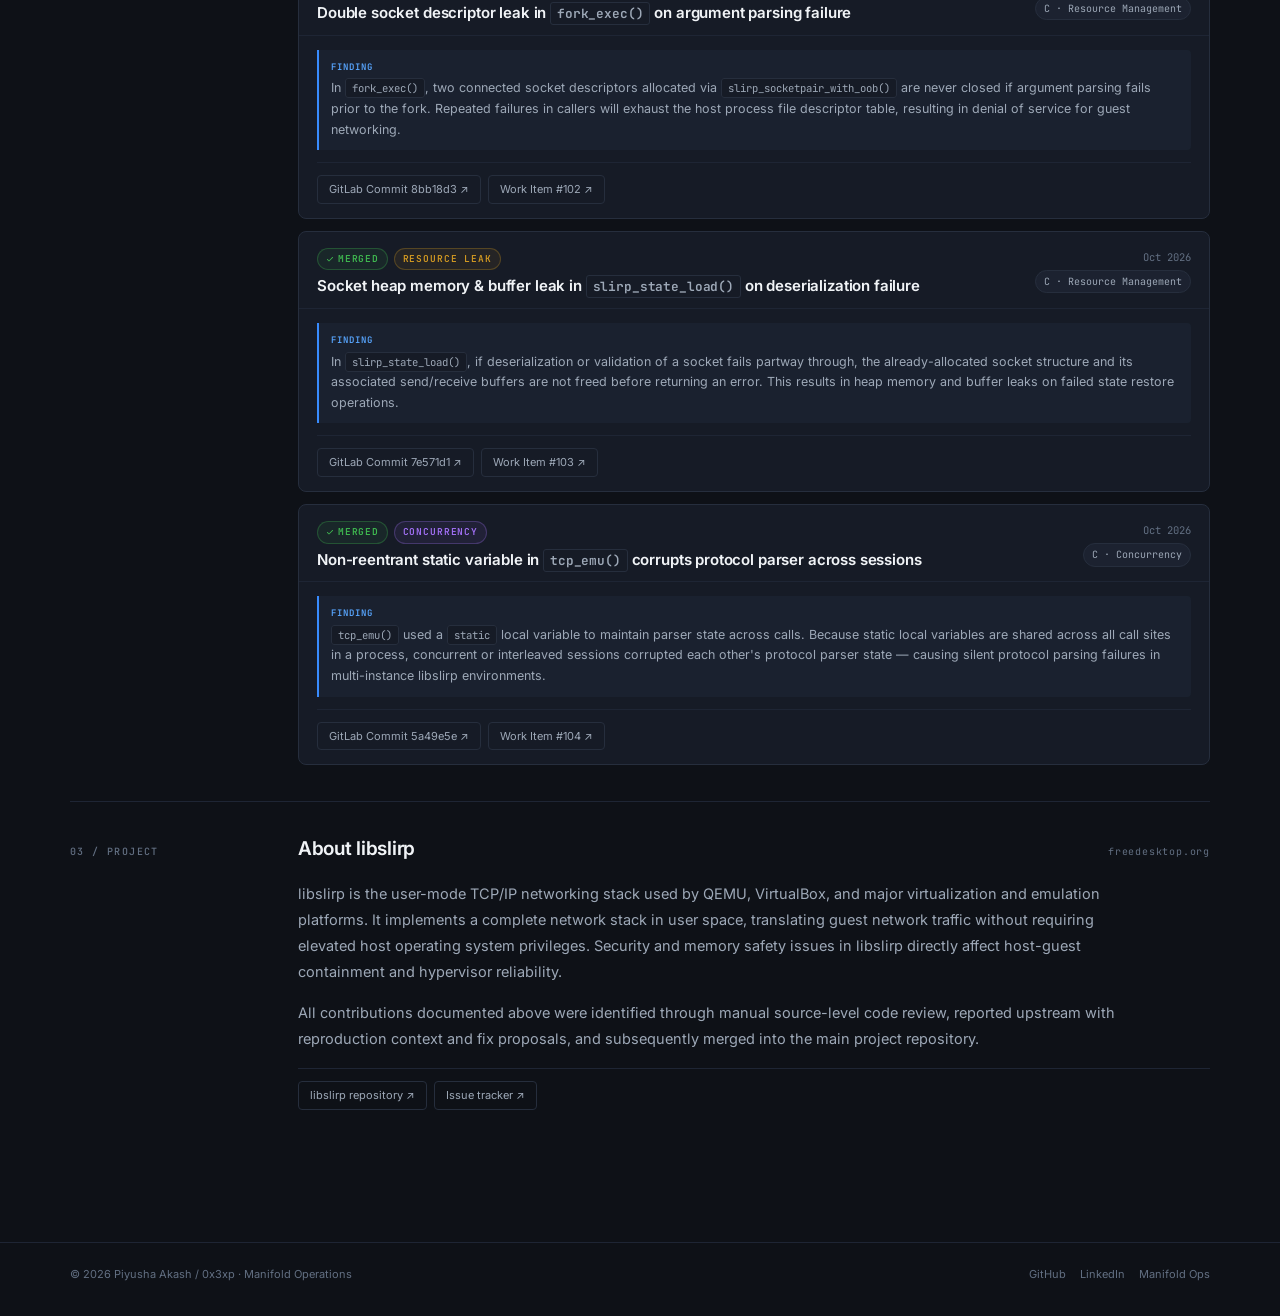
<file: contributions/index.html>
<!doctype html>
<html lang="en">
<head>
  <meta charset="utf-8">
  <meta name="viewport" content="width=device-width, initial-scale=1">
  <title>Upstream Contributions &amp; Vulnerability Disclosures | Piyusha Akash</title>
  <meta name="description" content="Upstream security contributions, vulnerability disclosures (CVE-2026-115449), and memory safety fixes by Piyusha Akash to libslirp — production networking infrastructure powering QEMU virtualization.">
  <meta name="author" content="Piyusha Akash">
  <meta name="robots" content="index, follow">
  <link rel="canonical" href="https://0x3xp.github.io/contributions/">

  <!-- Open Graph -->
  <meta property="og:type" content="website">
  <meta property="og:title" content="Upstream Contributions &amp; Vulnerability Disclosures | Piyusha Akash">
  <meta property="og:description" content="Upstream contributions and security advisories (CVE-2026-115449) by Piyusha Akash to libslirp — memory safety, resource leak, concurrency, and protocol correctness fixes in production networking infrastructure.">
  <meta property="og:url" content="https://0x3xp.github.io/contributions/">
  <meta property="og:site_name" content="Piyusha Akash">

  <!-- Twitter Card -->
  <meta name="twitter:card" content="summary">
  <meta name="twitter:title" content="Upstream Contributions &amp; Vulnerability Disclosures | Piyusha Akash">
  <meta name="twitter:description" content="Upstream contributions and security advisories (CVE-2026-115449) to libslirp by Piyusha Akash.">

  <!-- Fonts -->
  <link rel="preconnect" href="https://fonts.googleapis.com">
  <link rel="preconnect" href="https://fonts.gstatic.com" crossorigin>
  <link href="https://fonts.googleapis.com/css2?family=Inter:wght@400;450;500;600;650;700&family=JetBrains+Mono:wght@400;500;600&display=swap" rel="stylesheet">

  <link rel="icon" type="image/png" href="../assets/img/favicon.png">
  <link rel="stylesheet" href="../assets/css/site.css">
</head>
<body>

  <!-- ── Header ─────────────────────────────────────────────── -->
  <header class="site-header">
    <div class="site-shell header-inner">
      <a class="brand" href="../" aria-label="Piyusha Akash home">
        <span class="brand-name">Piyusha Akash</span>
        <span class="brand-handle">/0x3xp</span>
      </a>
      <button class="nav-toggle" type="button" data-nav-toggle aria-expanded="false" aria-controls="site-nav" aria-label="Open navigation">Menu</button>
      <nav class="site-nav" id="site-nav" data-nav aria-label="Primary navigation">
        <a href="../">Home</a>
        <a href="../projects/projects.html">Projects</a>
        <a href="./" aria-current="page">Contributions</a>
        <a href="../blog/blog.html">Blog</a>
      </nav>
    </div>
  </header>

  <!-- ── Main ───────────────────────────────────────────────── -->
  <main class="page-main">
    <div class="site-shell">

      <!-- Page Intro -->
      <section class="page-intro">
        <div class="section-label">Upstream</div>
        <div class="intro-content">
          <span class="eyebrow">Open Source · Vulnerability Research · Systems Engineering</span>
          <h1>Contributions &amp; Advisories</h1>
          <p class="page-summary">Upstream security research, vulnerability disclosures, and code patches across production networking and systems infrastructure. All 7 contributions merged into <strong style="color:var(--text);font-weight:600;">libslirp</strong> (freedesktop.org), the user-mode TCP/IP stack powering QEMU, VirtualBox, and major virtualization platforms. Includes <strong>CVE-2026-115449</strong>, acknowledged and published by Red Hat Product Security.</p>
        </div>
      </section>

      <!-- 01 / Vulnerability Disclosure -->
      <section class="section-block">
        <div class="section-label">01 / Advisory</div>
        <div class="section-content">
          <div class="section-heading">
            <h2>Vulnerability Disclosure</h2>
            <span class="meta">CVE-2026-115449 · Disclosed Oct 2026</span>
          </div>

          <!-- Featured CVE Card -->
          <article class="cve-featured-card" style="margin-bottom: 24px;">
            <div class="cve-top">
              <div class="cve-top-left">
                <div class="cve-badges">
                  <span class="cve-id-badge">
                    <svg width="12" height="12" viewBox="0 0 16 16" fill="currentColor" aria-hidden="true"><path d="M8 0a8 8 0 100 16A8 8 0 008 0zm.75 4.75a.75.75 0 00-1.5 0v4.5a.75.75 0 001.5 0v-4.5zm0 7.5a.75.75 0 10-1.5 0 .75.75 0 001.5 0z"/></svg>
                    CVE-2026-115449
                  </span>
                  <span class="cve-target-badge">freedesktop.org / libslirp</span>
                  <span class="type-badge type-info">CWE-200 · Information Disclosure</span>
                  <span class="cve-metric-badge">CVSS:3.1 3.5 (Low)</span>
                  <span class="contrib-merged-pill">
                    <svg width="8" height="8" viewBox="0 0 16 16" fill="currentColor" aria-hidden="true"><path d="M13.78 4.22a.75.75 0 010 1.06l-7.25 7.25a.75.75 0 01-1.06 0L2.22 9.28a.75.75 0 011.06-1.06L6 10.94l6.72-6.72a.75.75 0 011.06 0z"/></svg>
                    Merged
                  </span>
                </div>
                <h3 class="cve-title">Libslirp: ICMP Echo Reply Length Desynchronization Leaks Host IP to Guest</h3>
              </div>
              <div class="cve-top-right">
                <span class="cve-date">Oct 2026</span>
                <span class="contrib-full-lang">C · Protocol Security</span>
              </div>
            </div>

            <div class="cve-body">
              <div class="cve-credit-quote">
                <div class="cve-credit-label">Official Acknowledgement</div>
                <p class="cve-credit-text">"Red Hat would like to thank <strong>Piyusha Akash</strong> for reporting this issue."</p>
                <div class="cve-credit-source">Red Hat Product Security Advisory · Bugzilla RHBZ#2558916</div>
              </div>

              <div class="cve-desc">
                <p>During source code auditing of <code>libslirp</code>, a flaw was discovered in how ICMP echo requests are handled in user-mode networking. When the fallback ICMP socket path is engaged, the reply packet length field is not updated to match the actual data received from the host operating system.</p>
                <p>Under specific conditions, this length desynchronization causes uninitialized packet buffer contents containing the host's real IP address to be returned in the echo reply packet to the guest virtual machine. This breaks the network address translation (NAT) isolation boundary that user-mode networking is designed to enforce, leaking host network topology to unprivileged virtual machines.</p>
              </div>

              <div class="contrib-full-diff">
                <div class="contrib-full-diff-header">src/ip_icmp.c &amp; src/ip6_icmp.c — Echo Reply Length Synchronization</div>
                <pre><code><span class="diff-ctx">     } else {</span>
<span class="diff-add">+        m->m_len = hlen + len;</span>
<span class="diff-add">+        ip->ip_len = htons(hlen + len);</span>
<span class="diff-add">+</span>
<span class="diff-ctx">         icmp_reflect(m);</span>
<span class="diff-ctx">         so->so_m = NULL; /* Don't m_free() it again! */</span>
<span class="diff-ctx">     }</span></code></pre>
              </div>

              <div class="cve-ref-header">
                <span>Advisories &amp; Database Records</span>
                <span>Official sources</span>
              </div>

              <div class="cve-ref-grid">
                <a class="cve-ref-pill cve-pill-authority" href="https://access.redhat.com/security/cve/cve-2026-115449" rel="noreferrer noopener" target="_blank">Red Hat Advisory ↗</a>
                <a class="cve-ref-pill cve-pill-authority" href="https://bugzilla.redhat.com/show_bug.cgi?id=2558916" rel="noreferrer noopener" target="_blank">Red Hat Bugzilla #2558916 ↗</a>
                <a class="cve-ref-pill cve-pill-authority" href="https://nvd.nist.gov/vuln/detail/cve-2026-115449" rel="noreferrer noopener" target="_blank">NIST NVD ↗</a>
                <a class="cve-ref-pill cve-pill-authority" href="https://www.cve.org/CVERecord?id=CVE-2026-115449" rel="noreferrer noopener" target="_blank">CVE.org Official Record ↗</a>
                <a class="cve-ref-pill" href="https://github.com/advisories/GHSA-pg96-xmqg-mmpv" rel="noreferrer noopener" target="_blank">GitHub Advisory (GHSA-pg96-xmqg-mmpv) ↗</a>
                <a class="cve-ref-pill" href="https://www.tenable.com/cve/CVE-2026-115449" rel="noreferrer noopener" target="_blank">Tenable CVE ↗</a>
                <a class="cve-ref-pill" href="https://www.rapid7.com/db/vulnerabilities/cve-2026-115449/" rel="noreferrer noopener" target="_blank">Rapid7 Vulnerability DB ↗</a>
                <a class="cve-ref-pill" href="https://cve.now/CVE-2026-115449" rel="noreferrer noopener" target="_blank">CVE Now ↗</a>
                <a class="cve-ref-pill" href="https://radar.offseq.com/threat/cve-2026-115449-exposure-of-sensitive-information-to-an-unauthorized-actor-in-red-hat-red-hat-150d0c701cb10340" rel="noreferrer noopener" target="_blank">OffSec Threat Radar ↗</a>
                <a class="cve-ref-pill cve-pill-code" href="https://gitlab.freedesktop.org/slirp/libslirp/-/commit/262c9be27bc79e16b369807b460be77e23c3d788" rel="noreferrer noopener" target="_blank">GitLab Upstream Commit ↗</a>
                <a class="cve-ref-pill" href="https://gitlab.freedesktop.org/slirp/libslirp/-/work_items/105" rel="noreferrer noopener" target="_blank">GitLab Issue #105 ↗</a>
              </div>
            </div>
          </article>
        </div>
      </section>

      <!-- 02 / Upstream Patches -->
      <section class="section-block">
        <div class="section-label">02 / Merged Fixes</div>
        <div class="section-content">
          <div class="section-heading">
            <h2>Upstream libslirp Commits</h2>
            <span class="meta">freedesktop.org · 7 commits merged</span>
          </div>

          <!-- #105 — Echo Reply Length Desync (CVE-2026-115449) -->
          <article class="contrib-full-card">
            <div class="contrib-full-top">
              <div class="contrib-full-top-left">
                <div class="contrib-full-badges">
                  <span class="contrib-merged-pill">
                    <svg width="8" height="8" viewBox="0 0 16 16" fill="currentColor" aria-hidden="true"><path d="M13.78 4.22a.75.75 0 010 1.06l-7.25 7.25a.75.75 0 01-1.06 0L2.22 9.28a.75.75 0 011.06-1.06L6 10.94l6.72-6.72a.75.75 0 011.06 0z"/></svg>
                    Merged
                  </span>
                  <span class="cve-id-badge" style="font-size: 10px; padding: 2px 7px;">CVE-2026-115449</span>
                  <span class="type-badge type-info">Info Disclosure</span>
                </div>
                <h3 class="contrib-full-title">Echo reply length desynchronization in <code>icmp_receive()</code> and <code>icmp6_receive()</code></h3>
              </div>
              <div class="contrib-full-top-right">
                <span class="contrib-full-date">Oct 2026</span>
                <span class="contrib-full-lang">C · Protocol Security</span>
              </div>
            </div>
            <div class="contrib-full-body">
              <div class="contrib-full-finding">
                <strong>Finding &amp; Impact</strong>
                <p>In both <code>icmp_receive()</code> and <code>icmp6_receive()</code>, the length field of echo reply packets is not correctly synchronized with actual received payload size. Under specific conditions where the normal ICMP socket is unavailable, this causes trailing uninitialized buffer bytes containing the host's actual IP to be emitted to the guest, breaking NAT isolation.</p>
              </div>
              <div class="contrib-full-diff">
                <div class="contrib-full-diff-header">src/ip_icmp.c — icmp_receive()</div>
                <pre><code><span class="diff-ctx">     } else {</span>
<span class="diff-add">+        m->m_len = hlen + len;</span>
<span class="diff-add">+        ip->ip_len = htons(hlen + len);</span>
<span class="diff-add">+</span>
<span class="diff-ctx">         icmp_reflect(m);</span>
<span class="diff-ctx">         so->so_m = NULL; /* Don't m_free() it again! */</span>
<span class="diff-ctx">     }</span></code></pre>
              </div>
              <div class="contrib-full-links">
                <a class="contrib-full-link" href="https://gitlab.freedesktop.org/slirp/libslirp/-/commit/262c9be27bc79e16b369807b460be77e23c3d788" rel="noreferrer noopener" target="_blank">GitLab Commit 262c9be ↗</a>
                <a class="contrib-full-link" href="https://gitlab.freedesktop.org/slirp/libslirp/-/work_items/105" rel="noreferrer noopener" target="_blank">Work Item #105 ↗</a>
                <a class="contrib-full-link" href="https://access.redhat.com/security/cve/cve-2026-115449" rel="noreferrer noopener" target="_blank">Red Hat Advisory ↗</a>
                <a class="contrib-full-link" href="https://nvd.nist.gov/vuln/detail/cve-2026-115449" rel="noreferrer noopener" target="_blank">NVD Record ↗</a>
              </div>
            </div>
          </article>

          <!-- #99 — Memory Leak -->
          <article class="contrib-full-card">
            <div class="contrib-full-top">
              <div class="contrib-full-top-left">
                <div class="contrib-full-badges">
                  <span class="contrib-merged-pill">
                    <svg width="8" height="8" viewBox="0 0 16 16" fill="currentColor" aria-hidden="true"><path d="M13.78 4.22a.75.75 0 010 1.06l-7.25 7.25a.75.75 0 01-1.06 0L2.22 9.28a.75.75 0 011.06-1.06L6 10.94l6.72-6.72a.75.75 0 011.06 0z"/></svg>
                    Merged
                  </span>
                  <span class="type-badge type-security">Security</span>
                </div>
                <h3 class="contrib-full-title">Memory leak of <code>tftp_server_name</code> in <code>slirp_cleanup()</code></h3>
              </div>
              <div class="contrib-full-top-right">
                <span class="contrib-full-date">Oct 18, 2026</span>
                <span class="contrib-full-lang">C · Memory Safety</span>
              </div>
            </div>
            <div class="contrib-full-body">
              <div class="contrib-full-finding">
                <strong>Finding</strong>
                <p><code>tftp_server_name</code> is heap-allocated during initialization but never freed in the cleanup path <code>slirp_cleanup()</code>, causing a persistent memory leak on every instance teardown in QEMU and other consumers of libslirp.</p>
              </div>
              <div class="contrib-full-diff">
                <div class="contrib-full-diff-header">src/slirp.c — slirp_cleanup()</div>
                <pre><code><span class="diff-ctx"> g_free(slirp->tftp_prefix);</span>
<span class="diff-ctx"> g_free(slirp->bootp_filename);</span>
<span class="diff-ctx"> g_free(slirp->vdomainname);</span>
<span class="diff-add">+g_free(slirp->tftp_server_name);</span>
<span class="diff-ctx"> g_free(slirp);</span></code></pre>
              </div>
              <div class="contrib-full-links">
                <a class="contrib-full-link" href="https://gitlab.freedesktop.org/slirp/libslirp/-/commit/fe2501e799862d6fa6adb4c5e1358567ebd8c065" rel="noreferrer noopener" target="_blank">GitLab Commit fe2501e ↗</a>
                <a class="contrib-full-link" href="https://gitlab.freedesktop.org/slirp/libslirp/-/work_items/99" rel="noreferrer noopener" target="_blank">Work Item #99 ↗</a>
              </div>
            </div>
          </article>

          <!-- #100 — Buffer Underflow -->
          <article class="contrib-full-card">
            <div class="contrib-full-top">
              <div class="contrib-full-top-left">
                <div class="contrib-full-badges">
                  <span class="contrib-merged-pill">
                    <svg width="8" height="8" viewBox="0 0 16 16" fill="currentColor" aria-hidden="true"><path d="M13.78 4.22a.75.75 0 010 1.06l-7.25 7.25a.75.75 0 01-1.06 0L2.22 9.28a.75.75 0 011.06-1.06L6 10.94l6.72-6.72a.75.75 0 011.06 0z"/></svg>
                    Merged
                  </span>
                  <span class="type-badge type-security">Security</span>
                </div>
                <h3 class="contrib-full-title">Buffer underflow in <code>tftp_handle_rrq()</code> when handling empty filename</h3>
              </div>
              <div class="contrib-full-top-right">
                <span class="contrib-full-date">Oct 2026</span>
                <span class="contrib-full-lang">C · Memory Safety</span>
              </div>
            </div>
            <div class="contrib-full-body">
              <div class="contrib-full-finding">
                <strong>Finding</strong>
                <p>When a TFTP read request (<code>RRQ</code>) is received with an empty filename, <code>tftp_handle_rrq()</code> performs pointer arithmetic that results in a buffer underflow — reading memory before the start of the allocated buffer. This can cause undefined behavior and potential memory exposure.</p>
              </div>
              <div class="contrib-full-links">
                <a class="contrib-full-link" href="https://gitlab.freedesktop.org/slirp/libslirp/-/commit/9fd2fa698886a9c222090424d6e708709db13d8d" rel="noreferrer noopener" target="_blank">GitLab Commit 9fd2fa6 ↗</a>
                <a class="contrib-full-link" href="https://gitlab.freedesktop.org/slirp/libslirp/-/work_items/100" rel="noreferrer noopener" target="_blank">Work Item #100 ↗</a>
              </div>
            </div>
          </article>

          <!-- #101 — Protocol Mismatch -->
          <article class="contrib-full-card">
            <div class="contrib-full-top">
              <div class="contrib-full-top-left">
                <div class="contrib-full-badges">
                  <span class="contrib-merged-pill">
                    <svg width="8" height="8" viewBox="0 0 16 16" fill="currentColor" aria-hidden="true"><path d="M13.78 4.22a.75.75 0 010 1.06l-7.25 7.25a.75.75 0 01-1.06 0L2.22 9.28a.75.75 0 011.06-1.06L6 10.94l6.72-6.72a.75.75 0 011.06 0z"/></svg>
                    Merged
                  </span>
                  <span class="type-badge type-bug">Bug</span>
                </div>
                <h3 class="contrib-full-title">Protocol type mismatch in <code>icmp6_receive()</code>: IPv4 <code>ICMP_UNREACH</code> emitted as ICMPv6</h3>
              </div>
              <div class="contrib-full-top-right">
                <span class="contrib-full-date">Oct 2026</span>
                <span class="contrib-full-lang">C · Protocol</span>
              </div>
            </div>
            <div class="contrib-full-body">
              <div class="contrib-full-finding">
                <strong>Finding</strong>
                <p>In <code>icmp6_receive()</code>, an IPv4 <code>ICMP_UNREACH</code> error is incorrectly emitted using the ICMPv6 send path. This protocol type mismatch causes malformed packets to be constructed and sent, breaking network error signaling for IPv4 unreachable conditions handled through the IPv6 receive path.</p>
              </div>
              <div class="contrib-full-links">
                <a class="contrib-full-link" href="https://gitlab.freedesktop.org/slirp/libslirp/-/commit/0bda8ef0c47d2a45980a2d480312c000e6bc9b11" rel="noreferrer noopener" target="_blank">GitLab Commit 0bda8ef ↗</a>
                <a class="contrib-full-link" href="https://gitlab.freedesktop.org/slirp/libslirp/-/work_items/101" rel="noreferrer noopener" target="_blank">Work Item #101 ↗</a>
              </div>
            </div>
          </article>

          <!-- #102 — Socket Descriptor Leak -->
          <article class="contrib-full-card">
            <div class="contrib-full-top">
              <div class="contrib-full-top-left">
                <div class="contrib-full-badges">
                  <span class="contrib-merged-pill">
                    <svg width="8" height="8" viewBox="0 0 16 16" fill="currentColor" aria-hidden="true"><path d="M13.78 4.22a.75.75 0 010 1.06l-7.25 7.25a.75.75 0 01-1.06 0L2.22 9.28a.75.75 0 011.06-1.06L6 10.94l6.72-6.72a.75.75 0 011.06 0z"/></svg>
                    Merged
                  </span>
                  <span class="type-badge type-leak">Resource Leak</span>
                </div>
                <h3 class="contrib-full-title">Double socket descriptor leak in <code>fork_exec()</code> on argument parsing failure</h3>
              </div>
              <div class="contrib-full-top-right">
                <span class="contrib-full-date">Oct 2026</span>
                <span class="contrib-full-lang">C · Resource Management</span>
              </div>
            </div>
            <div class="contrib-full-body">
              <div class="contrib-full-finding">
                <strong>Finding</strong>
                <p>In <code>fork_exec()</code>, two connected socket descriptors allocated via <code>slirp_socketpair_with_oob()</code> are never closed if argument parsing fails prior to the fork. Repeated failures in callers will exhaust the host process file descriptor table, resulting in denial of service for guest networking.</p>
              </div>
              <div class="contrib-full-links">
                <a class="contrib-full-link" href="https://gitlab.freedesktop.org/slirp/libslirp/-/commit/8bb18d3043eeb463955856c3242fef9a788d4280" rel="noreferrer noopener" target="_blank">GitLab Commit 8bb18d3 ↗</a>
                <a class="contrib-full-link" href="https://gitlab.freedesktop.org/slirp/libslirp/-/work_items/102" rel="noreferrer noopener" target="_blank">Work Item #102 ↗</a>
              </div>
            </div>
          </article>

          <!-- #103 — Socket Heap Memory & Buffer Leak -->
          <article class="contrib-full-card">
            <div class="contrib-full-top">
              <div class="contrib-full-top-left">
                <div class="contrib-full-badges">
                  <span class="contrib-merged-pill">
                    <svg width="8" height="8" viewBox="0 0 16 16" fill="currentColor" aria-hidden="true"><path d="M13.78 4.22a.75.75 0 010 1.06l-7.25 7.25a.75.75 0 01-1.06 0L2.22 9.28a.75.75 0 011.06-1.06L6 10.94l6.72-6.72a.75.75 0 011.06 0z"/></svg>
                    Merged
                  </span>
                  <span class="type-badge type-leak">Resource Leak</span>
                </div>
                <h3 class="contrib-full-title">Socket heap memory &amp; buffer leak in <code>slirp_state_load()</code> on deserialization failure</h3>
              </div>
              <div class="contrib-full-top-right">
                <span class="contrib-full-date">Oct 2026</span>
                <span class="contrib-full-lang">C · Resource Management</span>
              </div>
            </div>
            <div class="contrib-full-body">
              <div class="contrib-full-finding">
                <strong>Finding</strong>
                <p>In <code>slirp_state_load()</code>, if deserialization or validation of a socket fails partway through, the already-allocated socket structure and its associated send/receive buffers are not freed before returning an error. This results in heap memory and buffer leaks on failed state restore operations.</p>
              </div>
              <div class="contrib-full-links">
                <a class="contrib-full-link" href="https://gitlab.freedesktop.org/slirp/libslirp/-/commit/7e571d1e0f6d2750f9e0c7272512e6f0c78bf3c8" rel="noreferrer noopener" target="_blank">GitLab Commit 7e571d1 ↗</a>
                <a class="contrib-full-link" href="https://gitlab.freedesktop.org/slirp/libslirp/-/work_items/103" rel="noreferrer noopener" target="_blank">Work Item #103 ↗</a>
              </div>
            </div>
          </article>

          <!-- #104 — Non-Reentrant Static Variable -->
          <article class="contrib-full-card">
            <div class="contrib-full-top">
              <div class="contrib-full-top-left">
                <div class="contrib-full-badges">
                  <span class="contrib-merged-pill">
                    <svg width="8" height="8" viewBox="0 0 16 16" fill="currentColor" aria-hidden="true"><path d="M13.78 4.22a.75.75 0 010 1.06l-7.25 7.25a.75.75 0 01-1.06 0L2.22 9.28a.75.75 0 011.06-1.06L6 10.94l6.72-6.72a.75.75 0 011.06 0z"/></svg>
                    Merged
                  </span>
                  <span class="type-badge type-concurrency">Concurrency</span>
                </div>
                <h3 class="contrib-full-title">Non-reentrant static variable in <code>tcp_emu()</code> corrupts protocol parser across sessions</h3>
              </div>
              <div class="contrib-full-top-right">
                <span class="contrib-full-date">Oct 2026</span>
                <span class="contrib-full-lang">C · Concurrency</span>
              </div>
            </div>
            <div class="contrib-full-body">
              <div class="contrib-full-finding">
                <strong>Finding</strong>
                <p><code>tcp_emu()</code> used a <code>static</code> local variable to maintain parser state across calls. Because static local variables are shared across all call sites in a process, concurrent or interleaved sessions corrupted each other's protocol parser state — causing silent protocol parsing failures in multi-instance libslirp environments.</p>
              </div>
              <div class="contrib-full-links">
                <a class="contrib-full-link" href="https://gitlab.freedesktop.org/slirp/libslirp/-/commit/5a49e5e290093e2ff83b388330501e20de0bddcf" rel="noreferrer noopener" target="_blank">GitLab Commit 5a49e5e ↗</a>
                <a class="contrib-full-link" href="https://gitlab.freedesktop.org/slirp/libslirp/-/work_items/104" rel="noreferrer noopener" target="_blank">Work Item #104 ↗</a>
              </div>
            </div>
          </article>

        </div>
      </section>

      <!-- 03 / About libslirp -->
      <section class="section-block">
        <div class="section-label">03 / Project</div>
        <div class="section-content">
          <div class="section-heading">
            <h2>About libslirp</h2>
            <span class="meta">freedesktop.org</span>
          </div>
          <div class="bio-copy">
            <p>libslirp is the user-mode TCP/IP networking stack used by QEMU, VirtualBox, and major virtualization and emulation platforms. It implements a complete network stack in user space, translating guest network traffic without requiring elevated host operating system privileges. Security and memory safety issues in libslirp directly affect host-guest containment and hypervisor reliability.</p>
            <p>All contributions documented above were identified through manual source-level code review, reported upstream with reproduction context and fix proposals, and subsequently merged into the main project repository.</p>
          </div>
          <div class="contrib-full-links" style="margin-top:16px;">
            <a class="contrib-full-link" href="https://gitlab.freedesktop.org/slirp/libslirp" rel="noreferrer noopener" target="_blank">libslirp repository ↗</a>
            <a class="contrib-full-link" href="https://gitlab.freedesktop.org/slirp/libslirp/-/issues" rel="noreferrer noopener" target="_blank">Issue tracker ↗</a>
          </div>
        </div>
      </section>

    </div>
  </main>

  <!-- ── Footer ─────────────────────────────────────────────── -->
  <footer class="site-footer">
    <div class="site-shell footer-inner">
      <span>© <span data-year></span> Piyusha Akash / 0x3xp &middot; Manifold Operations</span>
      <div class="footer-links">
        <a href="https://github.com/0x3xp" rel="noreferrer noopener" target="_blank">GitHub</a>
        <a href="https://www.linkedin.com/in/piyusha-akash" rel="noreferrer noopener" target="_blank">LinkedIn</a>
        <a href="https://manifoldoperations.vercel.app" rel="noreferrer noopener" target="_blank">Manifold Ops</a>
      </div>
    </div>
  </footer>

  <script src="../main/render.js" defer></script>
  <script src="../main/site.js" defer></script>
</body>
</html>
</file>
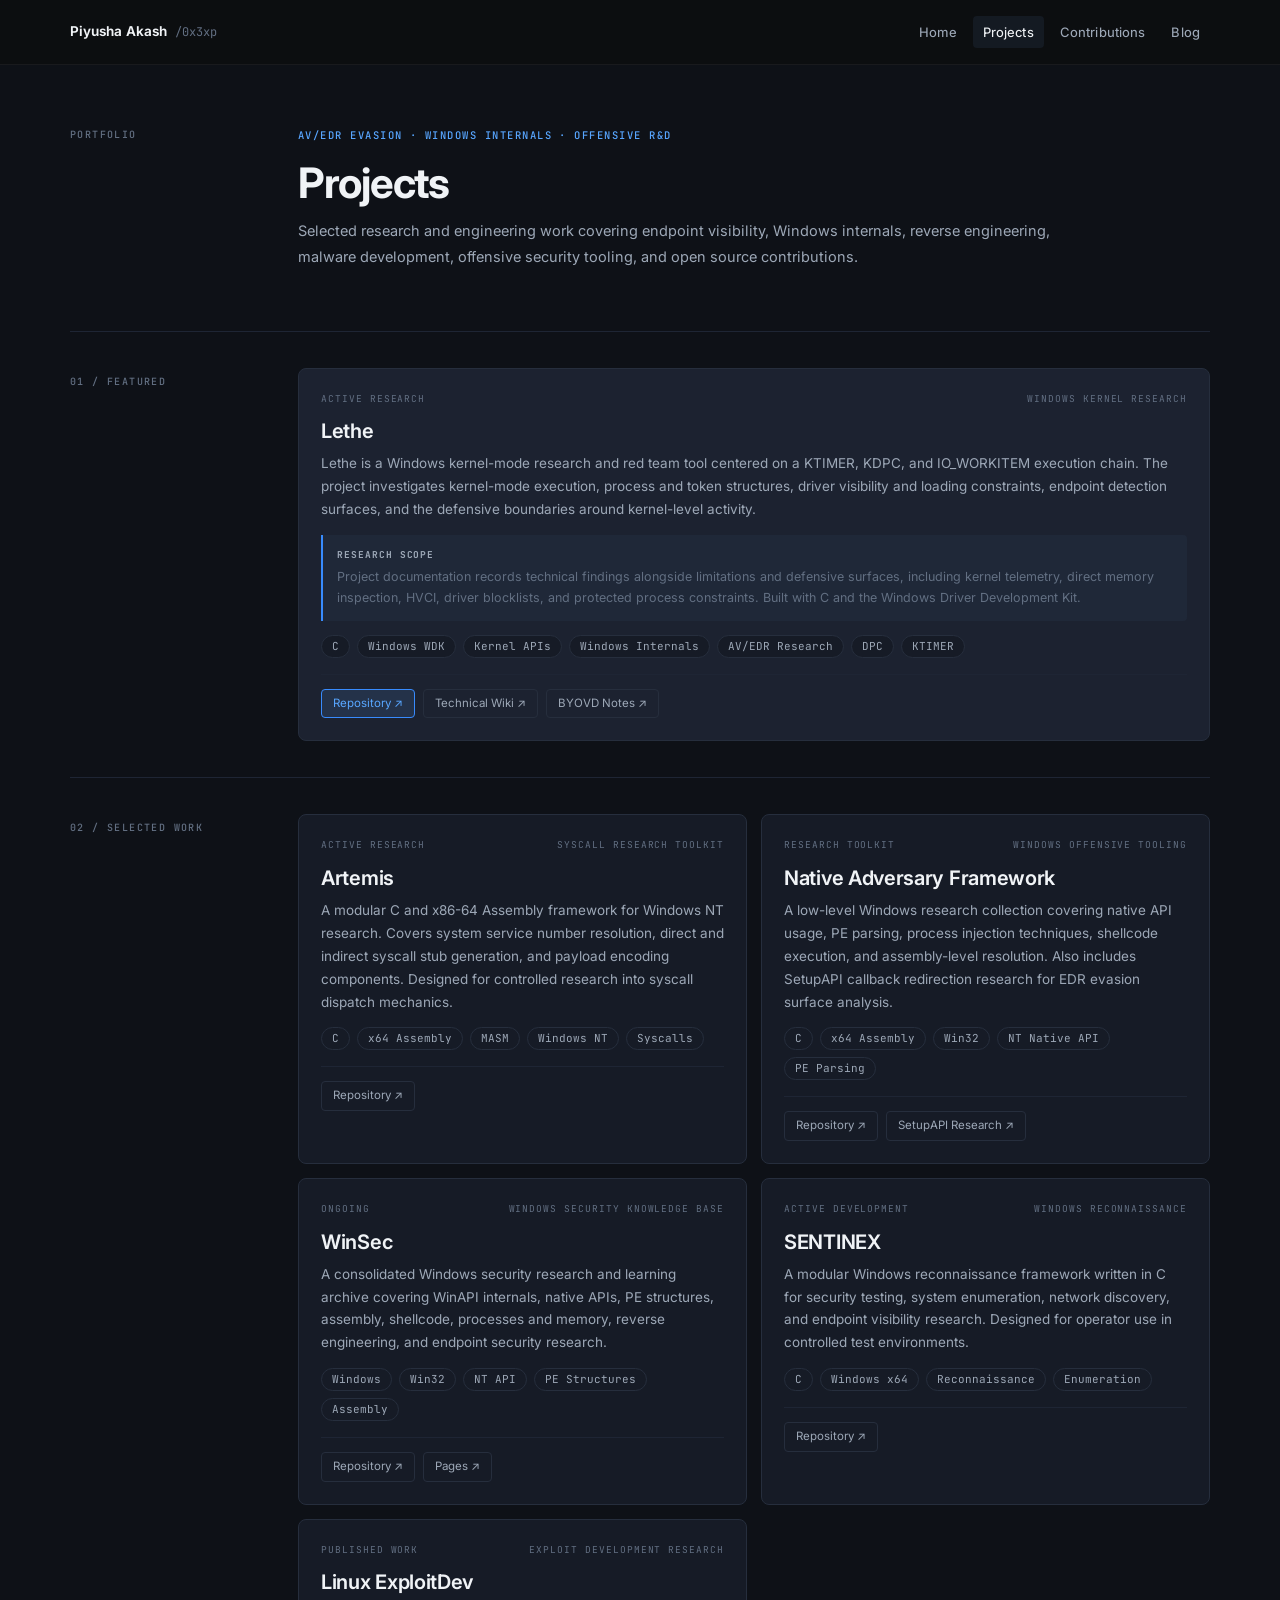
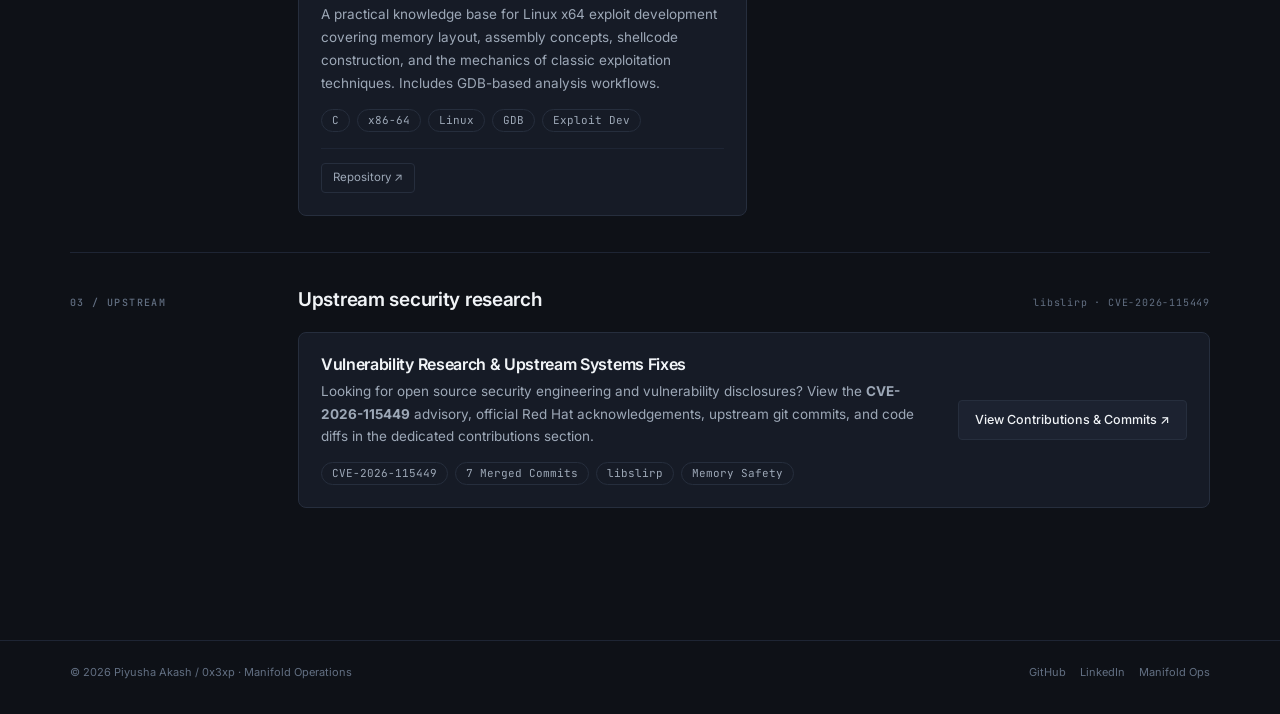
<file: projects/index.html>
<!doctype html>
<html lang="en">
<head>
  <meta charset="utf-8">
  <meta name="viewport" content="width=device-width, initial-scale=1">
  <title>Projects | Piyusha Akash</title>
  <meta name="description" content="Security research and engineering projects by Piyusha Akash — AV/EDR evasion, Windows kernel research, syscall frameworks, offensive tooling, open source contributions, and exploit development.">
  <meta name="author" content="Piyusha Akash">
  <meta name="robots" content="index, follow">
  <link rel="canonical" href="https://0x3xp.github.io/projects/projects.html">

  <!-- Open Graph -->
  <meta property="og:type" content="website">
  <meta property="og:title" content="Projects | Piyusha Akash">
  <meta property="og:description" content="Security research and engineering projects focused on AV/EDR evasion, Windows internals, reverse engineering, offensive tooling, and open source contributions.">
  <meta property="og:url" content="https://0x3xp.github.io/projects/projects.html">
  <meta property="og:site_name" content="Piyusha Akash">

  <!-- Twitter Card -->
  <meta name="twitter:card" content="summary">
  <meta name="twitter:title" content="Projects | Piyusha Akash">
  <meta name="twitter:description" content="Security research and engineering projects by Piyusha Akash.">

  <!-- Fonts -->
  <link rel="preconnect" href="https://fonts.googleapis.com">
  <link rel="preconnect" href="https://fonts.gstatic.com" crossorigin>
  <link href="https://fonts.googleapis.com/css2?family=Inter:wght@400;450;500;600;650;700&family=JetBrains+Mono:wght@400;500;600&display=swap" rel="stylesheet">

  <link rel="icon" type="image/png" href="../assets/img/favicon.png">
  <link rel="stylesheet" href="../assets/css/site.css">
</head>
<body>

  <!-- ── Header ─────────────────────────────────────────────── -->
  <header class="site-header">
    <div class="site-shell header-inner">
      <a class="brand" href="../" aria-label="Piyusha Akash home">
        <span class="brand-name">Piyusha Akash</span>
        <span class="brand-handle">/0x3xp</span>
      </a>
      <button class="nav-toggle" type="button" data-nav-toggle aria-expanded="false" aria-controls="site-nav" aria-label="Open navigation">Menu</button>
      <nav class="site-nav" id="site-nav" data-nav aria-label="Primary navigation">
        <a href="../">Home</a>
        <a href="./" aria-current="page">Projects</a>
        <a href="../contributions/">Contributions</a>
        <a href="../blog/blog.html">Blog</a>
      </nav>
    </div>
  </header>

  <!-- ── Main ───────────────────────────────────────────────── -->
  <main class="page-main">
    <div class="site-shell">

      <!-- Page Intro -->
      <section class="page-intro">
        <div class="section-label">Portfolio</div>
        <div class="intro-content">
          <span class="eyebrow">AV/EDR Evasion · Windows Internals · Offensive R&amp;D</span>
          <h1>Projects</h1>
          <p class="page-summary">Selected research and engineering work covering endpoint visibility, Windows internals, reverse engineering, malware development, offensive security tooling, and open source contributions.</p>
        </div>
      </section>

      <!-- 01 / Featured -->
      <section class="section-block">
        <div class="section-label">01 / Featured</div>
        <div class="section-content">
          <article class="project-card project-featured">
            <div class="project-topline">
              <span>Active research</span>
              <span>Windows kernel research</span>
            </div>
            <h2>Lethe</h2>
            <p>Lethe is a Windows kernel-mode research and red team tool centered on a KTIMER, KDPC, and IO_WORKITEM execution chain. The project investigates kernel-mode execution, process and token structures, driver visibility and loading constraints, endpoint detection surfaces, and the defensive boundaries around kernel-level activity.</p>
            <div class="project-note">
              <strong>Research scope</strong>
              <p>Project documentation records technical findings alongside limitations and defensive surfaces, including kernel telemetry, direct memory inspection, HVCI, driver blocklists, and protected process constraints. Built with C and the Windows Driver Development Kit.</p>
            </div>
            <div class="tag-row">
              <span class="tag">C</span>
              <span class="tag">Windows WDK</span>
              <span class="tag">Kernel APIs</span>
              <span class="tag">Windows Internals</span>
              <span class="tag">AV/EDR Research</span>
              <span class="tag">DPC</span>
              <span class="tag">KTIMER</span>
            </div>
            <div class="project-links">
              <a class="link-primary" href="https://github.com/0x3xp/Lethe" rel="noreferrer noopener" target="_blank">Repository ↗</a>
              <a href="https://github.com/0x3xp/Lethe/blob/main/WIKI.md" rel="noreferrer noopener" target="_blank">Technical Wiki ↗</a>
              <a href="https://github.com/0x3xp/Lethe/blob/main/BYOVD.md" rel="noreferrer noopener" target="_blank">BYOVD Notes ↗</a>
            </div>
          </article>
        </div>
      </section>

      <!-- 02 / Selected Work -->
      <section class="section-block">
        <div class="section-label">02 / Selected work</div>
        <div class="section-content">
          <div class="project-list">

            <article class="project-card">
              <div class="project-topline"><span>Active research</span><span>Syscall research toolkit</span></div>
              <h2>Artemis</h2>
              <p>A modular C and x86-64 Assembly framework for Windows NT research. Covers system service number resolution, direct and indirect syscall stub generation, and payload encoding components. Designed for controlled research into syscall dispatch mechanics.</p>
              <div class="tag-row">
                <span class="tag">C</span>
                <span class="tag">x64 Assembly</span>
                <span class="tag">MASM</span>
                <span class="tag">Windows NT</span>
                <span class="tag">Syscalls</span>
              </div>
              <div class="project-links">
                <a href="https://github.com/0x3xp/Artemis" rel="noreferrer noopener" target="_blank">Repository ↗</a>
              </div>
            </article>

            <article class="project-card">
              <div class="project-topline"><span>Research toolkit</span><span>Windows offensive tooling</span></div>
              <h2>Native Adversary Framework</h2>
              <p>A low-level Windows research collection covering native API usage, PE parsing, process injection techniques, shellcode execution, and assembly-level resolution. Also includes SetupAPI callback redirection research for EDR evasion surface analysis.</p>
              <div class="tag-row">
                <span class="tag">C</span>
                <span class="tag">x64 Assembly</span>
                <span class="tag">Win32</span>
                <span class="tag">NT Native API</span>
                <span class="tag">PE Parsing</span>
              </div>
              <div class="project-links">
                <a href="https://github.com/0x3xp/Native-Adversary-Framework" rel="noreferrer noopener" target="_blank">Repository ↗</a>
                <a href="https://github.com/0x3xp/Native-Adversary-Framework/tree/main/Malware-Dev/Injection/SetupAPI-Callback-Redirection" rel="noreferrer noopener" target="_blank">SetupAPI Research ↗</a>
              </div>
            </article>

            <article class="project-card">
              <div class="project-topline"><span>Ongoing</span><span>Windows security knowledge base</span></div>
              <h2>WinSec</h2>
              <p>A consolidated Windows security research and learning archive covering WinAPI internals, native APIs, PE structures, assembly, shellcode, processes and memory, reverse engineering, and endpoint security research.</p>
              <div class="tag-row">
                <span class="tag">Windows</span>
                <span class="tag">Win32</span>
                <span class="tag">NT API</span>
                <span class="tag">PE Structures</span>
                <span class="tag">Assembly</span>
              </div>
              <div class="project-links">
                <a href="https://github.com/0x3xp/WinSec" rel="noreferrer noopener" target="_blank">Repository ↗</a>
                <a href="https://0x3xp.github.io/WinSec/" rel="noreferrer noopener" target="_blank">Pages ↗</a>
              </div>
            </article>

            <article class="project-card">
              <div class="project-topline"><span>Active development</span><span>Windows reconnaissance</span></div>
              <h2>SENTINEX</h2>
              <p>A modular Windows reconnaissance framework written in C for security testing, system enumeration, network discovery, and endpoint visibility research. Designed for operator use in controlled test environments.</p>
              <div class="tag-row">
                <span class="tag">C</span>
                <span class="tag">Windows x64</span>
                <span class="tag">Reconnaissance</span>
                <span class="tag">Enumeration</span>
              </div>
              <div class="project-links">
                <a href="https://github.com/0x3xp/SENTINEX" rel="noreferrer noopener" target="_blank">Repository ↗</a>
              </div>
            </article>

            <article class="project-card">
              <div class="project-topline"><span>Published work</span><span>Exploit development research</span></div>
              <h2>Linux ExploitDev</h2>
              <p>A practical knowledge base for Linux x64 exploit development covering memory layout, assembly concepts, shellcode construction, and the mechanics of classic exploitation techniques. Includes GDB-based analysis workflows.</p>
              <div class="tag-row">
                <span class="tag">C</span>
                <span class="tag">x86-64</span>
                <span class="tag">Linux</span>
                <span class="tag">GDB</span>
                <span class="tag">Exploit Dev</span>
              </div>
              <div class="project-links">
                <a href="https://github.com/0x3xp/Linux-ExploitDev" rel="noreferrer noopener" target="_blank">Repository ↗</a>
              </div>
            </article>

          </div>
        </div>
      </section>

      <!-- 03 / Upstream Security & Open Source -->
      <section class="section-block">
        <div class="section-label">03 / Upstream</div>
        <div class="section-content">
          <div class="section-heading">
            <h2>Upstream security research</h2>
            <span class="meta">libslirp · CVE-2026-115449</span>
          </div>
          <div class="upstream-overview-card">
            <div class="upstream-overview-content">
              <h3>Vulnerability Research &amp; Upstream Systems Fixes</h3>
              <p>Looking for open source security engineering and vulnerability disclosures? View the <strong>CVE-2026-115449</strong> advisory, official Red Hat acknowledgements, upstream git commits, and code diffs in the dedicated contributions section.</p>
              <div class="upstream-overview-tags">
                <span class="tag">CVE-2026-115449</span>
                <span class="tag">7 Merged Commits</span>
                <span class="tag">libslirp</span>
                <span class="tag">Memory Safety</span>
              </div>
            </div>
            <div class="upstream-overview-action">
              <a class="upstream-overview-btn" href="../contributions/">
                View Contributions &amp; Commits ↗
              </a>
            </div>
          </div>
        </div>
      </section>

    </div>
  </main>

  <!-- ── Footer ─────────────────────────────────────────────── -->
  <footer class="site-footer">
    <div class="site-shell footer-inner">
      <span>© <span data-year></span> Piyusha Akash / 0x3xp &middot; Manifold Operations</span>
      <div class="footer-links">
        <a href="https://github.com/0x3xp" rel="noreferrer noopener" target="_blank">GitHub</a>
        <a href="https://www.linkedin.com/in/piyusha-akash" rel="noreferrer noopener" target="_blank">LinkedIn</a>
        <a href="https://manifoldoperations.vercel.app" rel="noreferrer noopener" target="_blank">Manifold Ops</a>
      </div>
    </div>
  </footer>

  <script src="../main/render.js" defer></script>
  <script src="../main/site.js" defer></script>
</body>
</html>
</file>
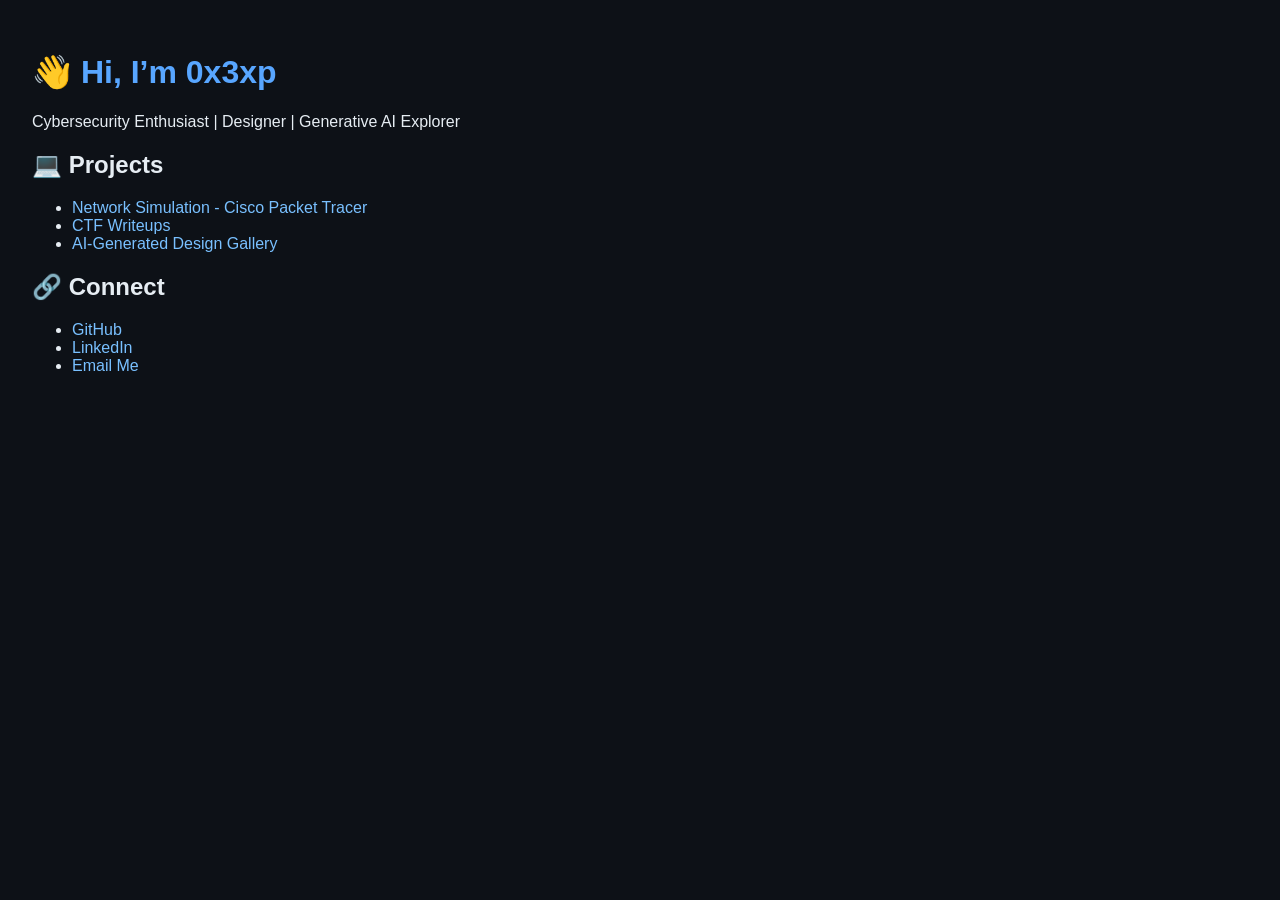
<file: test tamplate.html>
<!DOCTYPE html>
<html lang="en">
<head>
  <meta charset="UTF-8" />
  <meta name="viewport" content="width=device-width, initial-scale=1.0" />
  <title>0x3xp | Portfolio</title>
  <style>
    body {
      font-family: Arial, sans-serif;
      background-color: #0d1117;
      color: #e6edf3;
      margin: 0;
      padding: 2rem;
    }
    h1 { color: #58a6ff; }
    a { color: #79c0ff; text-decoration: none; }
    a:hover { text-decoration: underline; }
  </style>
</head>
<body>
  <h1>👋 Hi, I’m 0x3xp</h1>
  <p>Cybersecurity Enthusiast | Designer | Generative AI Explorer</p>

  <h2>💻 Projects</h2>
  <ul>
    <li><a href="#">Network Simulation - Cisco Packet Tracer</a></li>
    <li><a href="#">CTF Writeups</a></li>
    <li><a href="#">AI-Generated Design Gallery</a></li>
  </ul>

  <h2>🔗 Connect</h2>
  <ul>
    <li><a href="https://github.com/0x3xp">GitHub</a></li>
    <li><a href="https://linkedin.com/in/YOUR-LINK">LinkedIn</a></li>
    <li><a href="mailto:YOUR@EMAIL.com">Email Me</a></li>
  </ul>
</body>
</html>
</file>
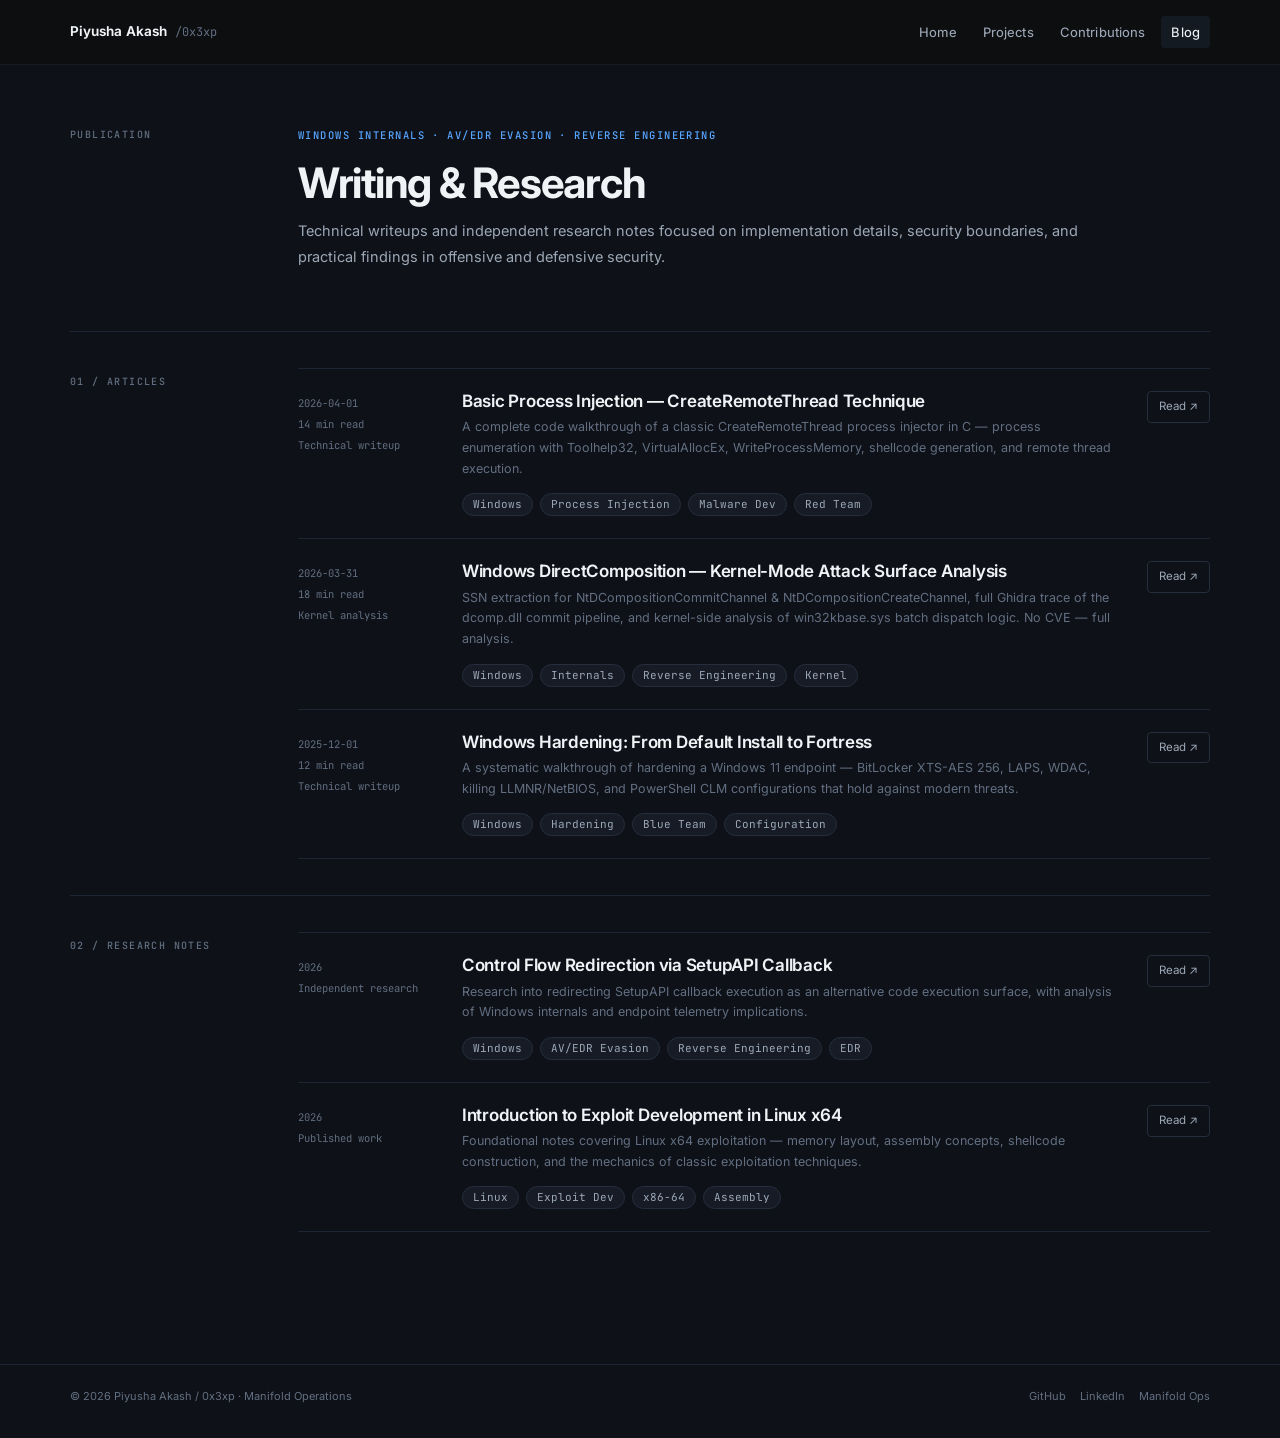
<file: blog/blog.html>
<!doctype html>
<html lang="en">
<head>
  <meta charset="utf-8">
  <meta name="viewport" content="width=device-width, initial-scale=1">
  <title>Writing &amp; Research | Piyusha Akash</title>
  <meta name="description" content="Technical writing and independent security research by Piyusha Akash — AV/EDR evasion, Windows internals, reverse engineering, exploit development, and security tooling.">
  <meta name="author" content="Piyusha Akash">
  <meta name="robots" content="index, follow">
  <link rel="canonical" href="https://0x3xp.github.io/blog/blog.html">

  <!-- Open Graph -->
  <meta property="og:type" content="website">
  <meta property="og:title" content="Writing &amp; Research | Piyusha Akash">
  <meta property="og:description" content="Technical research notes and writeups focused on AV/EDR evasion, Windows internals, reverse engineering, and exploit development.">
  <meta property="og:url" content="https://0x3xp.github.io/blog/blog.html">
  <meta property="og:site_name" content="Piyusha Akash">

  <!-- Twitter Card -->
  <meta name="twitter:card" content="summary">
  <meta name="twitter:title" content="Writing &amp; Research | Piyusha Akash">
  <meta name="twitter:description" content="Technical security research writeups by Piyusha Akash.">

  <!-- Fonts -->
  <link rel="preconnect" href="https://fonts.googleapis.com">
  <link rel="preconnect" href="https://fonts.gstatic.com" crossorigin>
  <link href="https://fonts.googleapis.com/css2?family=Inter:wght@400;450;500;600;650;700&family=JetBrains+Mono:wght@400;500;600&display=swap" rel="stylesheet">

  <link rel="icon" type="image/png" href="../assets/img/favicon.png">
  <link rel="stylesheet" href="../assets/css/site.css">
</head>
<body>

  <!-- ── Header ─────────────────────────────────────────────── -->
  <header class="site-header">
    <div class="site-shell header-inner">
      <a class="brand" href="../" aria-label="Piyusha Akash home">
        <span class="brand-name">Piyusha Akash</span>
        <span class="brand-handle">/0x3xp</span>
      </a>
      <button class="nav-toggle" type="button" data-nav-toggle aria-expanded="false" aria-controls="site-nav" aria-label="Open navigation">Menu</button>
      <nav class="site-nav" id="site-nav" data-nav aria-label="Primary navigation">
        <a href="../">Home</a>
        <a href="../projects/projects.html">Projects</a>
        <a href="../contributions/">Contributions</a>
        <a href="./" aria-current="page">Blog</a>
      </nav>
    </div>
  </header>

  <!-- ── Main ───────────────────────────────────────────────── -->
  <main class="page-main">
    <div class="site-shell">

      <!-- Page Intro -->
      <section class="page-intro">
        <div class="section-label">Publication</div>
        <div class="intro-content">
          <span class="eyebrow">Windows Internals · AV/EDR Evasion · Reverse Engineering</span>
          <h1>Writing &amp; Research</h1>
          <p class="page-summary">Technical writeups and independent research notes focused on implementation details, security boundaries, and practical findings in offensive and defensive security.</p>
        </div>
      </section>

      <!-- 01 / Articles -->
      <section class="section-block">
        <div class="section-label">01 / Articles</div>
        <div class="section-content">
          <div class="publications">

            <article class="publication-row">
              <div class="pub-meta">
                <span>2026-04-01</span>
                <span>14 min read</span>
                <span>Technical writeup</span>
              </div>
              <div class="pub-content">
                <h2>Basic Process Injection — CreateRemoteThread Technique</h2>
                <p>A complete code walkthrough of a classic CreateRemoteThread process injector in C — process enumeration with Toolhelp32, VirtualAllocEx, WriteProcessMemory, shellcode generation, and remote thread execution.</p>
                <div class="tag-row">
                  <span class="tag">Windows</span>
                  <span class="tag">Process Injection</span>
                  <span class="tag">Malware Dev</span>
                  <span class="tag">Red Team</span>
                </div>
              </div>
              <div class="pub-action"><a href="posts/basic-process-injection.html">Read ↗</a></div>
            </article>

            <article class="publication-row">
              <div class="pub-meta">
                <span>2026-03-31</span>
                <span>18 min read</span>
                <span>Kernel analysis</span>
              </div>
              <div class="pub-content">
                <h2>Windows DirectComposition — Kernel-Mode Attack Surface Analysis</h2>
                <p>SSN extraction for NtDCompositionCommitChannel &amp; NtDCompositionCreateChannel, full Ghidra trace of the dcomp.dll commit pipeline, and kernel-side analysis of win32kbase.sys batch dispatch logic. No CVE — full analysis.</p>
                <div class="tag-row">
                  <span class="tag">Windows</span>
                  <span class="tag">Internals</span>
                  <span class="tag">Reverse Engineering</span>
                  <span class="tag">Kernel</span>
                </div>
              </div>
              <div class="pub-action"><a href="posts/dcomp-kernel-attack-surface.html">Read ↗</a></div>
            </article>

            <article class="publication-row">
              <div class="pub-meta">
                <span>2025-12-01</span>
                <span>12 min read</span>
                <span>Technical writeup</span>
              </div>
              <div class="pub-content">
                <h2>Windows Hardening: From Default Install to Fortress</h2>
                <p>A systematic walkthrough of hardening a Windows 11 endpoint — BitLocker XTS-AES 256, LAPS, WDAC, killing LLMNR/NetBIOS, and PowerShell CLM configurations that hold against modern threats.</p>
                <div class="tag-row">
                  <span class="tag">Windows</span>
                  <span class="tag">Hardening</span>
                  <span class="tag">Blue Team</span>
                  <span class="tag">Configuration</span>
                </div>
              </div>
              <div class="pub-action"><a href="posts/windows-hardening.html">Read ↗</a></div>
            </article>

          </div>
        </div>
      </section>

      <!-- 02 / Research Notes -->
      <section class="section-block">
        <div class="section-label">02 / Research notes</div>
        <div class="section-content">
          <div class="publications">

            <article class="publication-row">
              <div class="pub-meta">
                <span>2026</span>
                <span>Independent research</span>
              </div>
              <div class="pub-content">
                <h2>Control Flow Redirection via SetupAPI Callback</h2>
                <p>Research into redirecting SetupAPI callback execution as an alternative code execution surface, with analysis of Windows internals and endpoint telemetry implications.</p>
                <div class="tag-row">
                  <span class="tag">Windows</span>
                  <span class="tag">AV/EDR Evasion</span>
                  <span class="tag">Reverse Engineering</span>
                  <span class="tag">EDR</span>
                </div>
              </div>
              <div class="pub-action"><a href="https://github.com/0x3xp/Native-Adversary-Framework/tree/main/Malware-Dev/Injection/SetupAPI-Callback-Redirection" rel="noreferrer noopener" target="_blank">Read ↗</a></div>
            </article>

            <article class="publication-row">
              <div class="pub-meta">
                <span>2026</span>
                <span>Published work</span>
              </div>
              <div class="pub-content">
                <h2>Introduction to Exploit Development in Linux x64</h2>
                <p>Foundational notes covering Linux x64 exploitation — memory layout, assembly concepts, shellcode construction, and the mechanics of classic exploitation techniques.</p>
                <div class="tag-row">
                  <span class="tag">Linux</span>
                  <span class="tag">Exploit Dev</span>
                  <span class="tag">x86-64</span>
                  <span class="tag">Assembly</span>
                </div>
              </div>
              <div class="pub-action"><a href="https://github.com/0x3xp/Linux-ExploitDev" rel="noreferrer noopener" target="_blank">Read ↗</a></div>
            </article>

          </div>
        </div>
      </section>

    </div>
  </main>

  <!-- ── Footer ─────────────────────────────────────────────── -->
  <footer class="site-footer">
    <div class="site-shell footer-inner">
      <span>© <span data-year></span> Piyusha Akash / 0x3xp &middot; Manifold Operations</span>
      <div class="footer-links">
        <a href="https://github.com/0x3xp" rel="noreferrer noopener" target="_blank">GitHub</a>
        <a href="https://www.linkedin.com/in/piyusha-akash" rel="noreferrer noopener" target="_blank">LinkedIn</a>
        <a href="https://manifoldoperations.vercel.app" rel="noreferrer noopener" target="_blank">Manifold Ops</a>
      </div>
    </div>
  </footer>

  <script src="../main/render.js" defer></script>
  <script src="../main/site.js" defer></script>
</body>
</html>
</file>
<file: assets/css/site.css>
/* =============================================================
   site.css — Piyusha Akash / 0x3xp — Portfolio
   Shared stylesheet for all pages
   ============================================================= */

/* ── Google Fonts (loaded via HTML <link> for all pages) ────── */

/* ── CSS Custom Properties ───────────────────────────────────── */
:root {
  --bg:           #0e1117;
  --bg-2:         #131722;
  --surface:      #161b26;
  --surface-2:    #1c2230;
  --border:       #262e3d;
  --border-soft:  #1e2534;
  --text:         #f0f3f6;
  --text-soft:    #9da8b7;
  --text-muted:   #626f82;
  --accent:       #58a6ff;
  --accent-dim:   rgba(88, 166, 255, 0.12);
  --accent-soft:  #388bfd;
  --red:          #f85149;
  --mono:         'JetBrains Mono', ui-monospace, SFMono-Regular, Consolas, monospace;
  --sans:         'Inter', ui-sans-serif, -apple-system, BlinkMacSystemFont, 'Segoe UI', sans-serif;
  --max:          1140px;
  --radius:       4px;
  --radius-lg:    8px;
}

/* ── Reset & Base ────────────────────────────────────────────── */
*, *::before, *::after { box-sizing: border-box; margin: 0; padding: 0; }
html { scroll-behavior: smooth; font-size: 16px; }

body {
  min-width: 320px;
  background: var(--bg);
  color: var(--text);
  font-family: var(--sans);
  font-size: 15px;
  line-height: 1.72;
  -webkit-font-smoothing: antialiased;
  -moz-osx-font-smoothing: grayscale;
  text-rendering: optimizeLegibility;
}

/* ── Typography ──────────────────────────────────────────────── */
h1, h2, h3, h4 { line-height: 1.2; font-weight: 600; letter-spacing: -0.02em; color: var(--text); }

h1 {
  font-size: clamp(28px, 3.5vw, 42px);
  font-weight: 700;
  letter-spacing: -0.03em;
  line-height: 1.1;
}
h2 { font-size: 19px; font-weight: 620; letter-spacing: -0.015em; }
h3 { font-size: 14px; font-weight: 600; }

p { color: var(--text-soft); }

a {
  color: inherit;
  text-decoration: none;
  transition: color 0.18s ease;
}
a:hover { color: var(--accent); }

code, pre {
  font-family: var(--mono);
}

code {
  display: inline;
  padding: 2px 6px;
  border: 1px solid var(--border);
  border-radius: 3px;
  background: var(--surface);
  color: var(--text-soft);
  font-size: 0.85em;
}

/* ── Layout ──────────────────────────────────────────────────── */
.site-shell {
  width: min(calc(100% - 48px), var(--max));
  margin: 0 auto;
}

/* ── Header / Nav ────────────────────────────────────────────── */
.site-header {
  position: sticky;
  top: 0;
  z-index: 100;
  border-bottom: 1px solid rgba(255, 255, 255, 0.055);
  background: rgba(13, 14, 16, 0.88);
  backdrop-filter: blur(14px);
  -webkit-backdrop-filter: blur(14px);
}

.header-inner {
  min-height: 64px;
  display: flex;
  align-items: center;
  justify-content: space-between;
  gap: 24px;
}

.brand {
  display: inline-flex;
  align-items: baseline;
  gap: 8px;
  white-space: nowrap;
  text-decoration: none;
}
.brand:hover .brand-name { color: var(--text); }
.brand:hover .brand-handle { color: var(--text-muted); }

.brand-name {
  font-size: 13.5px;
  font-weight: 650;
  letter-spacing: 0.005em;
  color: var(--text);
  transition: color 0.18s ease;
}
.brand-handle {
  font-size: 12px;
  color: var(--text-muted);
  font-family: var(--mono);
  transition: color 0.18s ease;
}

.site-nav {
  display: flex;
  align-items: center;
  gap: 6px;
}
.site-nav a {
  padding: 5px 10px;
  border-radius: var(--radius);
  color: var(--text-soft);
  font-size: 13px;
  font-weight: 450;
  letter-spacing: 0.01em;
  transition: color 0.18s ease, background 0.18s ease;
}
.site-nav a:hover {
  color: var(--text);
  background: rgba(255, 255, 255, 0.05);
}
.site-nav a[aria-current="page"] {
  color: var(--text);
  background: rgba(91, 141, 184, 0.1);
}

.nav-toggle {
  display: none;
  padding: 6px 12px;
  border: 1px solid var(--border);
  border-radius: var(--radius);
  background: transparent;
  color: var(--text-soft);
  font-family: var(--sans);
  font-size: 12px;
  font-weight: 500;
  cursor: pointer;
  transition: color 0.18s ease, border-color 0.18s ease;
}
.nav-toggle:hover { color: var(--text); border-color: var(--border-soft); }

/* ── Page Main ───────────────────────────────────────────────── */
.page-main { padding: 56px 0 96px; }

/* ── Section Grid Layout ─────────────────────────────────────── */
.page-intro,
.section-block {
  display: grid;
  grid-template-columns: 180px minmax(0, 1fr);
  gap: 48px;
}
.page-intro { padding-bottom: 40px; }
.section-block {
  padding: 36px 0;
  border-top: 1px solid var(--border-soft);
}

/* ── Section Labels ──────────────────────────────────────────── */
.section-label {
  padding-top: 6px;
  color: var(--text-muted);
  font-size: 10px;
  font-weight: 500;
  letter-spacing: 0.14em;
  text-transform: uppercase;
  line-height: 1.5;
  font-family: var(--mono);
}

/* ── Hero / Intro ────────────────────────────────────────────── */
.intro-content { max-width: 900px; }

.eyebrow {
  display: inline-block;
  margin: 0 0 16px;
  color: var(--accent);
  font-size: 10.5px;
  font-weight: 500;
  letter-spacing: 0.14em;
  text-transform: uppercase;
  font-family: var(--mono);
}

.page-summary {
  max-width: 800px;
  margin: 12px 0 22px;
  color: var(--text-soft);
  font-size: 14.5px;
  line-height: 1.75;
}

/* ── Social / Inline Links ───────────────────────────────────── */
.inline-links {
  display: flex;
  flex-wrap: wrap;
  align-items: center;
  gap: 6px 0;
}

.social-link {
  display: inline-flex;
  align-items: center;
  gap: 7px;
  padding: 7px 14px;
  border: 1px solid var(--border);
  border-radius: var(--radius);
  color: var(--text-soft);
  font-size: 12.5px;
  font-weight: 450;
  text-decoration: none;
  transition: color 0.18s ease, border-color 0.18s ease, background 0.18s ease;
  margin-right: 8px;
  margin-bottom: 8px;
}
.social-link:hover {
  color: var(--text);
  border-color: var(--accent-soft);
  background: var(--accent-dim);
}
.social-link svg {
  flex-shrink: 0;
  opacity: 0.7;
  transition: opacity 0.18s ease;
}
.social-link:hover svg { opacity: 1; }

.link-mark { color: var(--text-muted); font-size: 0.9em; margin-left: 2px; }

/* ── About / Bio ─────────────────────────────────────────────── */
.bio-copy { max-width: 820px; }
.bio-copy p {
  margin: 0 0 16px;
  color: var(--text-soft);
  font-size: 14.5px;
  line-height: 1.78;
}
.bio-copy p:last-child { margin-bottom: 0; }

/* ── Section Heading Row ─────────────────────────────────────── */
.section-heading {
  display: flex;
  align-items: baseline;
  justify-content: space-between;
  gap: 20px;
  margin-bottom: 20px;
}
.section-heading h2 { margin: 0; }
.section-heading .meta {
  color: var(--text-muted);
  font-size: 10px;
  font-family: var(--mono);
  letter-spacing: 0.08em;
  white-space: nowrap;
}

/* ── Open Source / Contribution Card ────────────────────────── */
.contrib-card {
  border: 1px solid var(--border);
  border-radius: var(--radius-lg);
  background: var(--surface);
  overflow: hidden;
  transition: border-color 0.2s ease;
}
.contrib-card:hover { border-color: var(--accent-soft); }

.contrib-header {
  display: flex;
  align-items: flex-start;
  justify-content: space-between;
  gap: 16px;
  padding: 20px 22px 16px;
  border-bottom: 1px solid var(--border-soft);
}
.contrib-header-left { flex: 1 1 auto; min-width: 0; }

.contrib-badge {
  display: inline-flex;
  align-items: center;
  gap: 5px;
  margin-bottom: 8px;
  padding: 3px 9px;
  border: 1px solid rgba(91, 141, 184, 0.3);
  border-radius: 999px;
  background: var(--accent-dim);
  color: var(--accent);
  font-size: 10px;
  font-weight: 500;
  letter-spacing: 0.1em;
  text-transform: uppercase;
  font-family: var(--mono);
}

.contrib-project {
  margin: 0 0 4px;
  color: var(--text-muted);
  font-size: 10.5px;
  font-family: var(--mono);
  letter-spacing: 0.06em;
}

.contrib-title {
  margin: 0;
  font-size: 17px;
  font-weight: 620;
  line-height: 1.3;
  color: var(--text);
  letter-spacing: -0.01em;
}

.contrib-meta {
  display: flex;
  flex-direction: column;
  align-items: flex-end;
  gap: 4px;
  flex-shrink: 0;
}
.contrib-date {
  color: var(--text-muted);
  font-size: 11px;
  font-family: var(--mono);
}
.contrib-project-badge {
  padding: 3px 9px;
  border: 1px solid var(--border);
  border-radius: 999px;
  background: var(--surface-2);
  color: var(--text-soft);
  font-size: 10px;
  font-family: var(--mono);
}

.contrib-body {
  padding: 18px 22px;
}

.contrib-finding {
  margin-bottom: 16px;
  padding: 12px 14px;
  border-left: 2px solid var(--accent-soft);
  background: rgba(91, 141, 184, 0.06);
  border-radius: 0 var(--radius) var(--radius) 0;
}
.contrib-finding strong {
  display: block;
  margin-bottom: 4px;
  color: var(--accent);
  font-size: 9.5px;
  font-weight: 600;
  letter-spacing: 0.12em;
  text-transform: uppercase;
  font-family: var(--mono);
}
.contrib-finding p {
  margin: 0;
  color: var(--text-soft);
  font-size: 13px;
  line-height: 1.65;
}

/* ── Code Diff Block ─────────────────────────────────────────── */
.diff-block {
  border: 1px solid var(--border);
  border-radius: var(--radius);
  overflow: hidden;
  font-family: var(--mono);
  font-size: 12.5px;
  margin-bottom: 16px;
}

.diff-header {
  padding: 8px 14px;
  background: var(--surface-2);
  border-bottom: 1px solid var(--border);
  color: var(--text-muted);
  font-size: 10.5px;
  font-family: var(--mono);
  letter-spacing: 0.04em;
}

.diff-code {
  display: block;
  padding: 10px 0;
  background: #0b0d0f;
  overflow-x: auto;
  line-height: 1.65;
}
.diff-code code {
  display: block;
  padding: 0;
  border: none;
  background: transparent;
  font-size: inherit;
  font-family: inherit;
}

.diff-ctx,
.diff-add,
.diff-del {
  display: block;
  padding: 1px 14px;
  white-space: pre;
}
.diff-ctx { color: #808080; }
.diff-add {
  background: rgba(46, 160, 67, 0.15);
  color: #3fb950;
}
.diff-del {
  background: rgba(248, 81, 73, 0.15);
  color: #f85149;
}

.contrib-links {
  display: flex;
  flex-wrap: wrap;
  gap: 8px;
  padding-top: 14px;
  border-top: 1px solid var(--border-soft);
}
.contrib-link {
  display: inline-flex;
  align-items: center;
  gap: 5px;
  padding: 5px 12px;
  border: 1px solid var(--border);
  border-radius: var(--radius);
  color: var(--text-soft);
  font-size: 11.5px;
  font-weight: 450;
  transition: color 0.18s ease, border-color 0.18s ease, background 0.18s ease;
}
.contrib-link:hover {
  color: var(--accent);
  border-color: var(--accent-soft);
  background: var(--accent-dim);
}

/* ── Company / Manifold Operations ──────────────────────────── */
.company-card {
  display: grid;
  grid-template-columns: 1fr auto;
  gap: 20px;
  align-items: start;
  padding: 22px;
  border: 1px solid var(--border);
  border-radius: var(--radius-lg);
  background: var(--surface);
  transition: border-color 0.2s ease;
}
.company-card:hover { border-color: var(--border-soft); }

.company-wordmark {
  display: flex;
  align-items: center;
  gap: 10px;
  margin-bottom: 10px;
}
.company-name {
  font-size: 17px;
  font-weight: 640;
  letter-spacing: -0.02em;
  color: var(--text);
}
.company-role {
  display: inline-block;
  margin-bottom: 10px;
  color: var(--accent);
  font-size: 10.5px;
  font-family: var(--mono);
  letter-spacing: 0.06em;
}
.company-desc {
  margin: 0;
  color: var(--text-soft);
  font-size: 13.5px;
  line-height: 1.7;
  max-width: 640px;
}

.company-links {
  display: flex;
  flex-direction: column;
  gap: 7px;
  align-items: flex-end;
}
.company-link {
  display: inline-flex;
  align-items: center;
  gap: 5px;
  padding: 5px 12px;
  border: 1px solid var(--border);
  border-radius: var(--radius);
  color: var(--text-soft);
  font-size: 11.5px;
  white-space: nowrap;
  transition: color 0.18s ease, border-color 0.18s ease, background 0.18s ease;
}
.company-link:hover {
  color: var(--text);
  border-color: var(--border-soft);
  background: rgba(255, 255, 255, 0.04);
}

/* ── Focus Grid ──────────────────────────────────────────────── */
.focus-grid {
  display: grid;
  grid-template-columns: repeat(2, minmax(0, 1fr));
  border-top: 1px solid var(--border-soft);
  border-left: 1px solid var(--border-soft);
}
.focus-item {
  display: grid;
  grid-template-columns: 36px 1fr;
  gap: 12px;
  padding: 18px;
  border-right: 1px solid var(--border-soft);
  border-bottom: 1px solid var(--border-soft);
  background: var(--surface);
  transition: background 0.18s ease;
}
.focus-item:hover { background: var(--surface-2); }
.item-index {
  color: var(--text-muted);
  font-size: 10px;
  font-family: var(--mono);
  padding-top: 2px;
  letter-spacing: 0.04em;
}
.focus-item h3 { margin: 0 0 5px; font-size: 13.5px; }
.focus-item p { margin: 0; color: var(--text-muted); font-size: 12px; line-height: 1.6; }

/* ── Technical Stack ─────────────────────────────────────────── */
.stack-list {
  display: flex;
  flex-wrap: wrap;
  gap: 8px;
}
.stack-list span,
.tag {
  display: inline-flex;
  align-items: center;
  padding: 5px 10px;
  border: 1px solid var(--border);
  border-radius: 999px;
  background: var(--surface);
  color: var(--text-soft);
  font-size: 11px;
  font-family: var(--mono);
  line-height: 1;
  transition: color 0.18s ease, border-color 0.18s ease;
}
.stack-list span:hover,
.tag:hover {
  color: var(--text);
  border-color: var(--border-soft);
}

/* ── Credentials ─────────────────────────────────────────────── */
.credentials { border-top: 1px solid var(--border-soft); }
.credential-row {
  display: flex;
  align-items: center;
  justify-content: space-between;
  gap: 20px;
  padding: 15px 0;
  border-bottom: 1px solid var(--border-soft);
  transition: opacity 0.15s ease;
}
.credential-row:hover { opacity: 0.85; }
.credential-main {
  display: grid;
  grid-template-columns: 70px 1fr;
  align-items: center;
  gap: 16px;
  flex: 1 1 auto;
  min-width: 0;
}
.credential-short {
  color: var(--accent);
  font-size: 10.5px;
  font-weight: 650;
  letter-spacing: 0.06em;
  font-family: var(--mono);
}
.credential-row h3 { margin: 0 0 2px; font-size: 13.5px; }
.credential-row p { margin: 0; color: var(--text-muted); font-size: 11px; }
.credential-action {
  flex-shrink: 0;
}
.credential-action a {
  display: inline-flex;
  align-items: center;
  gap: 4px;
  padding: 4px 10px;
  border: 1px solid var(--border);
  border-radius: var(--radius);
  color: var(--text-soft);
  font-size: 11px;
  white-space: nowrap;
  transition: color 0.18s ease, border-color 0.18s ease, background 0.18s ease;
}
.credential-action a:hover {
  color: var(--accent);
  border-color: var(--accent-soft);
  background: var(--accent-dim);
}

/* ── Contact ─────────────────────────────────────────────────── */
.contact-panel {
  display: grid;
  grid-template-columns: 1fr auto;
  gap: 28px;
  align-items: center;
  padding: 22px 24px;
  border: 1px solid var(--border);
  border-radius: var(--radius-lg);
  background: var(--surface);
}
.contact-copy h2 { margin: 0 0 5px; font-size: 16px; }
.contact-copy p { margin: 0; color: var(--text-muted); font-size: 12.5px; }

.contact-links {
  display: flex;
  flex-direction: column;
  gap: 8px;
  align-items: flex-end;
}
.contact-link {
  display: inline-flex;
  align-items: center;
  gap: 6px;
  padding: 6px 13px;
  border: 1px solid var(--border);
  border-radius: var(--radius);
  color: var(--text-soft);
  font-size: 12px;
  white-space: nowrap;
  transition: color 0.18s ease, border-color 0.18s ease, background 0.18s ease;
}
.contact-link:hover {
  color: var(--text);
  border-color: var(--border-soft);
  background: rgba(255, 255, 255, 0.04);
}
.contact-link.contact-primary {
  border-color: var(--accent-soft);
  color: var(--accent);
  background: var(--accent-dim);
}
.contact-link.contact-primary:hover {
  background: rgba(91, 141, 184, 0.2);
}

/* ── Project Cards ───────────────────────────────────────────── */
.project-card {
  padding: 22px;
  border: 1px solid var(--border);
  border-radius: var(--radius-lg);
  background: var(--surface);
  transition: border-color 0.2s ease;
}
.project-card:hover { border-color: var(--border-soft); }
.project-card.project-featured {
  border-color: var(--border);
  background: var(--surface-2);
}
.project-card.project-featured:hover { border-color: var(--accent-soft); }

.project-list {
  display: grid;
  grid-template-columns: repeat(2, minmax(0, 1fr));
  gap: 14px;
}

.project-topline {
  display: flex;
  flex-wrap: wrap;
  justify-content: space-between;
  gap: 6px 16px;
  margin-bottom: 12px;
  color: var(--text-muted);
  font-size: 9.5px;
  font-family: var(--mono);
  letter-spacing: 0.1em;
  text-transform: uppercase;
}

.project-card h2 { margin: 0 0 9px; font-size: 20px; }
.project-card p { margin: 0 0 14px; color: var(--text-soft); font-size: 13.5px; line-height: 1.7; }

.project-note {
  margin: 14px 0;
  padding: 12px 14px;
  border-left: 2px solid var(--accent-soft);
  background: rgba(91, 141, 184, 0.06);
  border-radius: 0 var(--radius) var(--radius) 0;
}
.project-note strong {
  display: block;
  margin-bottom: 4px;
  color: var(--text-soft);
  font-size: 9.5px;
  letter-spacing: 0.1em;
  text-transform: uppercase;
  font-family: var(--mono);
}
.project-note p { margin: 0; color: var(--text-muted); font-size: 12.5px; line-height: 1.65; }

.tag-row { display: flex; flex-wrap: wrap; gap: 7px; margin-top: 14px; }

.project-links {
  display: flex;
  flex-wrap: wrap;
  gap: 8px;
  margin-top: 16px;
  padding-top: 14px;
  border-top: 1px solid var(--border-soft);
}
.project-links a {
  display: inline-flex;
  align-items: center;
  gap: 4px;
  padding: 4px 11px;
  border: 1px solid var(--border);
  border-radius: var(--radius);
  color: var(--text-soft);
  font-size: 11.5px;
  transition: color 0.18s ease, border-color 0.18s ease, background 0.18s ease;
}
.project-links a:hover {
  color: var(--text);
  border-color: var(--border-soft);
  background: rgba(255, 255, 255, 0.04);
}
.project-links a.link-primary {
  color: var(--accent);
  border-color: var(--accent-soft);
  background: var(--accent-dim);
}
.project-links a.link-primary:hover { background: rgba(91, 141, 184, 0.2); }

/* ── Blog / Publications ─────────────────────────────────────── */
.publications { border-top: 1px solid var(--border-soft); }

.publication-row {
  display: grid;
  grid-template-columns: 140px minmax(0, 1fr) 72px;
  gap: 24px;
  padding: 22px 0;
  border-bottom: 1px solid var(--border-soft);
  align-items: start;
  transition: opacity 0.15s ease;
}
.publication-row:hover { opacity: 0.85; }

.pub-meta {
  display: flex;
  flex-direction: column;
  gap: 3px;
  color: var(--text-muted);
  font-size: 10.5px;
  font-family: var(--mono);
  padding-top: 3px;
}

.pub-content h2 { margin: 0 0 6px; font-size: 17px; }
.pub-content p { margin: 0 0 10px; color: var(--text-muted); font-size: 12.5px; line-height: 1.65; }

.pub-action { text-align: right; }
.pub-action a {
  display: inline-flex;
  align-items: center;
  gap: 4px;
  padding: 5px 11px;
  border: 1px solid var(--border);
  border-radius: var(--radius);
  color: var(--text-soft);
  font-size: 11.5px;
  transition: color 0.18s ease, border-color 0.18s ease, background 0.18s ease;
}
.pub-action a:hover {
  color: var(--accent);
  border-color: var(--accent-soft);
  background: var(--accent-dim);
}

/* ── OS Contrib on Projects page ─────────────────────────────── */
.os-contrib-card {
  grid-column: 1 / -1;
  display: grid;
  grid-template-columns: auto 1fr;
  gap: 18px;
  align-items: start;
  padding: 20px 22px;
  border: 1px solid var(--border);
  border-radius: var(--radius-lg);
  background: var(--surface);
  transition: border-color 0.2s ease;
}
.os-contrib-card:hover { border-color: var(--accent-soft); }

.os-contrib-icon {
  width: 36px;
  height: 36px;
  display: flex;
  align-items: center;
  justify-content: center;
  border: 1px solid rgba(91, 141, 184, 0.3);
  border-radius: var(--radius);
  background: var(--accent-dim);
  color: var(--accent);
  flex-shrink: 0;
}

.os-contrib-content {}
.os-contrib-label {
  margin: 0 0 4px;
  color: var(--accent);
  font-size: 9.5px;
  font-family: var(--mono);
  letter-spacing: 0.12em;
  text-transform: uppercase;
}
.os-contrib-content h3 { margin: 0 0 5px; font-size: 15px; }
.os-contrib-content p { margin: 0 0 12px; color: var(--text-muted); font-size: 12.5px; line-height: 1.65; }

.os-contrib-links {
  display: flex;
  flex-wrap: wrap;
  gap: 7px;
}
.os-contrib-links a {
  display: inline-flex;
  align-items: center;
  gap: 4px;
  padding: 4px 10px;
  border: 1px solid var(--border);
  border-radius: var(--radius);
  color: var(--text-soft);
  font-size: 11px;
  transition: color 0.18s ease, border-color 0.18s ease, background 0.18s ease;
}
.os-contrib-links a:hover {
  color: var(--accent);
  border-color: var(--accent-soft);
  background: var(--accent-dim);
}

/* ── Contribution Type Badges ────────────────────────────────── */
.type-badge {
  display: inline-flex;
  align-items: center;
  gap: 5px;
  padding: 2px 8px;
  border-radius: 999px;
  font-size: 9.5px;
  font-weight: 600;
  font-family: var(--mono);
  letter-spacing: 0.09em;
  text-transform: uppercase;
  border: 1px solid;
  white-space: nowrap;
}
.type-security   { color: #f85149; background: rgba(248,81,73,0.08); border-color: rgba(248,81,73,0.28); }
.type-bug        { color: #e3b341; background: rgba(227,179,65,0.08); border-color: rgba(227,179,65,0.28); }
.type-leak       { color: #d29922; background: rgba(210,153,34,0.08); border-color: rgba(210,153,34,0.28); }
.type-concurrency{ color: #a371f7; background: rgba(163,113,247,0.08); border-color: rgba(163,113,247,0.28); }
.type-info       { color: #6cb6ff; background: rgba(108,182,255,0.08); border-color: rgba(108,182,255,0.28); }

/* ── Compact Contribution Row (homepage + contributions page) ── */
.contrib-list {
  border-top: 1px solid var(--border-soft);
}

.contrib-row {
  display: grid;
  grid-template-columns: 1fr auto;
  gap: 12px 20px;
  align-items: center;
  padding: 13px 0;
  border-bottom: 1px solid var(--border-soft);
  transition: opacity 0.15s ease;
}
.contrib-row:hover { opacity: 0.85; }

.contrib-row-left {
  min-width: 0;
  display: flex;
  flex-direction: column;
  gap: 4px;
}

.contrib-row-title {
  margin: 0;
  font-size: 13.5px;
  font-weight: 600;
  color: var(--text);
  line-height: 1.3;
  letter-spacing: -0.01em;
}

.contrib-row-meta {
  display: flex;
  flex-wrap: wrap;
  align-items: center;
  gap: 6px;
  margin-top: 2px;
}

.contrib-row-project {
  color: var(--text-muted);
  font-size: 10.5px;
  font-family: var(--mono);
  letter-spacing: 0.04em;
}

.contrib-row-right {
  display: flex;
  align-items: center;
  gap: 7px;
  flex-shrink: 0;
}

.contrib-row-links {
  display: flex;
  gap: 6px;
}

.contrib-row-link {
  display: inline-flex;
  align-items: center;
  padding: 3px 9px;
  border: 1px solid var(--border);
  border-radius: var(--radius);
  color: var(--text-soft);
  font-size: 10.5px;
  font-family: var(--mono);
  white-space: nowrap;
  transition: color 0.18s ease, border-color 0.18s ease, background 0.18s ease;
}
.contrib-row-link:hover {
  color: var(--accent);
  border-color: var(--accent-soft);
  background: var(--accent-dim);
}

.contrib-see-all {
  display: inline-flex;
  align-items: center;
  gap: 5px;
  margin-top: 16px;
  padding: 6px 13px;
  border: 1px solid var(--border);
  border-radius: var(--radius);
  color: var(--text-soft);
  font-size: 12px;
  font-weight: 450;
  transition: color 0.18s ease, border-color 0.18s ease, background 0.18s ease;
}
.contrib-see-all:hover {
  color: var(--text);
  border-color: var(--accent-soft);
  background: var(--accent-dim);
}

/* ── Contributions page full-detail cards ────────────────────── */
.contrib-full-card {
  border: 1px solid var(--border);
  border-radius: var(--radius-lg);
  background: var(--surface);
  overflow: hidden;
  margin-bottom: 12px;
  transition: border-color 0.2s ease;
}
.contrib-full-card:last-child { margin-bottom: 0; }
.contrib-full-card:hover { border-color: var(--accent-soft); }

.contrib-full-top {
  display: flex;
  align-items: flex-start;
  justify-content: space-between;
  gap: 12px;
  padding: 16px 18px 12px;
  border-bottom: 1px solid var(--border-soft);
}
.contrib-full-top-left {
  display: flex;
  flex-direction: column;
  gap: 6px;
  min-width: 0;
}
.contrib-full-badges {
  display: flex;
  flex-wrap: wrap;
  align-items: center;
  gap: 6px;
}
.contrib-merged-pill {
  display: inline-flex;
  align-items: center;
  gap: 4px;
  padding: 2px 8px;
  border: 1px solid rgba(63,185,80,0.3);
  border-radius: 999px;
  background: rgba(63,185,80,0.08);
  color: #3fb950;
  font-size: 9.5px;
  font-weight: 600;
  font-family: var(--mono);
  letter-spacing: 0.08em;
  text-transform: uppercase;
}
.contrib-full-title {
  margin: 0;
  font-size: 15px;
  font-weight: 620;
  color: var(--text);
  line-height: 1.3;
  letter-spacing: -0.01em;
}
.contrib-full-top-right {
  display: flex;
  flex-direction: column;
  align-items: flex-end;
  gap: 4px;
  flex-shrink: 0;
}
.contrib-full-date {
  color: var(--text-muted);
  font-size: 10.5px;
  font-family: var(--mono);
}
.contrib-full-lang {
  padding: 2px 8px;
  border: 1px solid var(--border);
  border-radius: 999px;
  background: var(--surface-2);
  color: var(--text-soft);
  font-size: 10px;
  font-family: var(--mono);
}
.contrib-full-body {
  padding: 14px 18px;
}
.contrib-full-finding {
  margin-bottom: 12px;
  padding: 10px 12px;
  border-left: 2px solid var(--accent-soft);
  background: rgba(91,141,184,0.06);
  border-radius: 0 var(--radius) var(--radius) 0;
}
.contrib-full-finding strong {
  display: block;
  margin-bottom: 3px;
  color: var(--accent);
  font-size: 9px;
  font-weight: 600;
  letter-spacing: 0.12em;
  text-transform: uppercase;
  font-family: var(--mono);
}
.contrib-full-finding p {
  margin: 0;
  color: var(--text-soft);
  font-size: 12.5px;
  line-height: 1.65;
}
.contrib-full-diff {
  border: 1px solid var(--border);
  border-radius: var(--radius);
  overflow: hidden;
  font-family: var(--mono);
  font-size: 12px;
  margin-bottom: 12px;
}
.contrib-full-diff-header {
  padding: 6px 12px;
  background: var(--surface-2);
  border-bottom: 1px solid var(--border);
  color: var(--text-muted);
  font-size: 10px;
  font-family: var(--mono);
  letter-spacing: 0.04em;
}
.contrib-full-diff pre {
  display: block;
  padding: 8px 0;
  background: #0b0d0f;
  overflow-x: auto;
  line-height: 1.6;
  margin: 0;
}
.contrib-full-diff pre code {
  display: block;
  padding: 0;
  border: none;
  background: transparent;
  font-size: inherit;
  font-family: inherit;
}
.contrib-full-links {
  display: flex;
  flex-wrap: wrap;
  gap: 7px;
  padding-top: 12px;
  border-top: 1px solid var(--border-soft);
}
.contrib-full-link {
  display: inline-flex;
  align-items: center;
  gap: 5px;
  padding: 4px 11px;
  border: 1px solid var(--border);
  border-radius: var(--radius);
  color: var(--text-soft);
  font-size: 11px;
  transition: color 0.18s ease, border-color 0.18s ease, background 0.18s ease;
}
.contrib-full-link:hover {
  color: var(--accent);
  border-color: var(--accent-soft);
  background: var(--accent-dim);
}

/* ── CVE & Vulnerability Disclosure Styles ──────────────────── */
.cve-featured-card {
  border: 1px solid rgba(88, 166, 255, 0.24);
  border-radius: var(--radius-lg);
  background: linear-gradient(180deg, rgba(22, 27, 38, 0.98) 0%, rgba(18, 23, 32, 0.98) 100%);
  overflow: hidden;
  box-shadow: 0 4px 24px rgba(0, 0, 0, 0.25);
  transition: border-color 0.2s ease, box-shadow 0.2s ease;
}
.cve-featured-card:hover {
  border-color: var(--accent-soft);
  box-shadow: 0 6px 28px rgba(0, 0, 0, 0.35);
}

.cve-top {
  display: flex;
  align-items: flex-start;
  justify-content: space-between;
  gap: 16px;
  padding: 20px 24px 16px;
  border-bottom: 1px solid var(--border-soft);
}
.cve-top-left {
  display: flex;
  flex-direction: column;
  gap: 8px;
  min-width: 0;
}
.cve-badges {
  display: flex;
  flex-wrap: wrap;
  align-items: center;
  gap: 8px;
}
.cve-id-badge {
  display: inline-flex;
  align-items: center;
  gap: 6px;
  padding: 3px 10px;
  border-radius: 999px;
  background: rgba(248, 81, 73, 0.12);
  border: 1px solid rgba(248, 81, 73, 0.35);
  color: #f85149;
  font-family: var(--mono);
  font-size: 11px;
  font-weight: 650;
  letter-spacing: 0.05em;
  text-transform: uppercase;
}
.cve-id-badge svg {
  flex-shrink: 0;
}
.cve-target-badge {
  display: inline-flex;
  align-items: center;
  gap: 5px;
  padding: 3px 9px;
  border-radius: 999px;
  background: var(--surface-2);
  border: 1px solid var(--border);
  color: var(--text-soft);
  font-family: var(--mono);
  font-size: 10.5px;
}
.cve-metric-badge {
  display: inline-flex;
  align-items: center;
  gap: 5px;
  padding: 3px 9px;
  border-radius: 999px;
  background: rgba(88, 166, 255, 0.1);
  border: 1px solid rgba(88, 166, 255, 0.28);
  color: #58a6ff;
  font-family: var(--mono);
  font-size: 10.5px;
  font-weight: 500;
}
.cve-top-right {
  display: flex;
  flex-direction: column;
  align-items: flex-end;
  gap: 4px;
  flex-shrink: 0;
}
.cve-date {
  color: var(--text-muted);
  font-size: 11px;
  font-family: var(--mono);
}

.cve-title {
  margin: 0;
  font-size: 18px;
  font-weight: 650;
  color: var(--text);
  line-height: 1.35;
  letter-spacing: -0.015em;
}

.cve-body {
  padding: 20px 24px;
}

.cve-credit-quote {
  margin: 0 0 18px;
  padding: 14px 18px;
  border-left: 3px solid var(--accent);
  background: rgba(88, 166, 255, 0.06);
  border-radius: 0 var(--radius) var(--radius) 0;
}
.cve-credit-label {
  display: flex;
  align-items: center;
  gap: 6px;
  margin-bottom: 5px;
  color: var(--accent);
  font-size: 10px;
  font-weight: 600;
  letter-spacing: 0.12em;
  text-transform: uppercase;
  font-family: var(--mono);
}
.cve-credit-text {
  margin: 0;
  font-style: italic;
  color: var(--text);
  font-size: 14px;
  line-height: 1.6;
}
.cve-credit-text strong {
  color: #ffffff;
  font-weight: 600;
  font-style: normal;
}
.cve-credit-source {
  margin-top: 5px;
  color: var(--text-muted);
  font-size: 11px;
  font-family: var(--mono);
}

.cve-desc {
  margin: 0 0 18px;
  color: var(--text-soft);
  font-size: 13.8px;
  line-height: 1.72;
}
.cve-desc p {
  margin: 0 0 10px;
  color: inherit;
}
.cve-desc p:last-child {
  margin-bottom: 0;
}

.cve-ref-header {
  display: flex;
  align-items: center;
  justify-content: space-between;
  margin-bottom: 10px;
  color: var(--text-muted);
  font-size: 10.5px;
  font-family: var(--mono);
  letter-spacing: 0.08em;
  text-transform: uppercase;
}

.cve-ref-grid {
  display: flex;
  flex-wrap: wrap;
  gap: 8px;
  margin-bottom: 18px;
}

.cve-ref-pill {
  display: inline-flex;
  align-items: center;
  gap: 6px;
  padding: 5px 12px;
  border: 1px solid var(--border);
  border-radius: var(--radius);
  background: var(--surface-2);
  color: var(--text-soft);
  font-size: 11.5px;
  font-family: var(--mono);
  text-decoration: none;
  white-space: nowrap;
  transition: all 0.18s ease;
}
.cve-ref-pill:hover {
  color: var(--text);
  border-color: var(--accent-soft);
  background: var(--accent-dim);
  transform: translateY(-1px);
}
.cve-ref-pill.cve-pill-authority {
  border-color: rgba(88, 166, 255, 0.35);
  background: rgba(88, 166, 255, 0.08);
  color: #79b8ff;
  font-weight: 500;
}
.cve-ref-pill.cve-pill-authority:hover {
  background: rgba(88, 166, 255, 0.18);
  color: #ffffff;
  border-color: var(--accent);
}
.cve-ref-pill.cve-pill-code {
  border-color: rgba(63, 185, 80, 0.35);
  background: rgba(63, 185, 80, 0.08);
  color: #56d364;
}
.cve-ref-pill.cve-pill-code:hover {
  background: rgba(63, 185, 80, 0.18);
  color: #ffffff;
  border-color: #3fb950;
}

.cve-footer-action {
  padding-top: 14px;
  border-top: 1px solid var(--border-soft);
  display: flex;
  align-items: center;
  justify-content: space-between;
  flex-wrap: wrap;
  gap: 12px;
}
.cve-footer-action a {
  display: inline-flex;
  align-items: center;
  gap: 6px;
  color: var(--accent);
  font-size: 12.5px;
  font-weight: 500;
  text-decoration: none;
  transition: color 0.18s ease;
}
.cve-footer-action a:hover {
  color: #ffffff;
}

/* ── Upstream Overview Summary Card (Homepage) ───────────────── */
.upstream-overview-card {
  border: 1px solid var(--border);
  border-radius: var(--radius-lg);
  background: var(--surface);
  padding: 22px;
  display: grid;
  grid-template-columns: 1fr auto;
  gap: 22px;
  align-items: center;
  transition: border-color 0.2s ease;
}
.upstream-overview-card:hover {
  border-color: var(--accent-soft);
}
.upstream-overview-content h3 {
  margin: 0 0 6px;
  font-size: 16px;
  font-weight: 620;
  color: var(--text);
}
.upstream-overview-content p {
  margin: 0 0 14px;
  color: var(--text-soft);
  font-size: 13.5px;
  line-height: 1.68;
}
.upstream-overview-tags {
  display: flex;
  flex-wrap: wrap;
  gap: 7px;
}
.upstream-overview-action {
  flex-shrink: 0;
}
.upstream-overview-btn {
  display: inline-flex;
  align-items: center;
  gap: 6px;
  padding: 8px 16px;
  border: 1px solid var(--border);
  border-radius: var(--radius);
  background: var(--surface-2);
  color: var(--text);
  font-size: 12.5px;
  font-weight: 500;
  white-space: nowrap;
  transition: all 0.18s ease;
}
.upstream-overview-btn:hover {
  border-color: var(--accent);
  background: var(--accent-dim);
  color: var(--accent);
}

/* ── Note Box ────────────────────────────────────────────────── */
.note-box {
  padding: 13px 16px;
  border: 1px solid var(--border);
  border-radius: var(--radius);
  background: var(--surface);
  color: var(--text-muted);
  font-size: 12px;
  line-height: 1.65;
}
.note-box strong { color: var(--text-soft); }

/* ── Footer ──────────────────────────────────────────────────── */
.site-footer {
  border-top: 1px solid var(--border-soft);
  padding: 22px 0 32px;
  color: var(--text-muted);
  font-size: 11px;
}
.footer-inner {
  display: flex;
  align-items: center;
  justify-content: space-between;
  gap: 16px;
}
.footer-links {
  display: flex;
  gap: 14px;
  flex-wrap: wrap;
}
.footer-links a {
  color: var(--text-muted);
  transition: color 0.18s ease;
}
.footer-links a:hover { color: var(--text-soft); }
.footer-sep { margin: 0 2px; opacity: 0.4; }

/* ── Animations ──────────────────────────────────────────────── */
@keyframes fadeUp {
  from { opacity: 0; transform: translateY(10px); }
  to   { opacity: 1; transform: translateY(0); }
}

.page-intro .intro-content {
  animation: fadeUp 0.5s ease both;
}
.section-block:nth-child(2)  { animation: fadeUp 0.5s 0.06s ease both; }
.section-block:nth-child(3)  { animation: fadeUp 0.5s 0.12s ease both; }
.section-block:nth-child(4)  { animation: fadeUp 0.5s 0.18s ease both; }
.section-block:nth-child(5)  { animation: fadeUp 0.5s 0.24s ease both; }
.section-block:nth-child(6)  { animation: fadeUp 0.5s 0.30s ease both; }
.section-block:nth-child(7)  { animation: fadeUp 0.5s 0.36s ease both; }
.section-block:nth-child(8)  { animation: fadeUp 0.5s 0.42s ease both; }
.section-block:nth-child(9)  { animation: fadeUp 0.5s 0.48s ease both; }

/* ── Responsive: Tablet ──────────────────────────────────────── */
@media (max-width: 900px) {
  .site-shell { width: min(calc(100% - 36px), var(--max)); }

  .page-intro,
  .section-block {
    grid-template-columns: 1fr;
    gap: 14px;
  }

  .project-list { grid-template-columns: 1fr; }

  .publication-row { grid-template-columns: 110px minmax(0, 1fr); }
  .pub-action { grid-column: 2; text-align: left; }

  .company-card {
    grid-template-columns: 1fr;
  }
  .company-links {
    flex-direction: row;
    align-items: flex-start;
  }

  .contact-panel { grid-template-columns: 1fr; }
  .contact-links { flex-direction: row; align-items: flex-start; }
}

/* ── Responsive: Mobile ──────────────────────────────────────── */
@media (max-width: 680px) {
  .site-shell { width: min(calc(100% - 28px), var(--max)); }

  .header-inner { min-height: 58px; position: relative; }

  .nav-toggle { display: inline-flex; align-items: center; justify-content: center; }

  .site-nav {
    position: absolute;
    top: calc(100% + 1px);
    left: 0;
    right: 0;
    display: none;
    flex-direction: column;
    align-items: stretch;
    gap: 0;
    border: 1px solid var(--border);
    border-top: none;
    background: rgba(13, 14, 16, 0.97);
    backdrop-filter: blur(16px);
    -webkit-backdrop-filter: blur(16px);
    z-index: 100;
  }
  .site-nav.is-open { display: flex; }
  .site-nav a {
    padding: 13px 16px;
    border-radius: 0;
    border-top: 1px solid rgba(255, 255, 255, 0.05);
    font-size: 14px;
    background: transparent;
  }
  .site-nav a:first-child { border-top: none; }

  .page-main { padding: 36px 0 64px; }
  .page-intro { padding-bottom: 28px; }
  .section-block { padding: 28px 0; }

  h2 { font-size: 17px; }

  .focus-grid { grid-template-columns: 1fr; }

  .credential-main { grid-template-columns: 60px 1fr; }

  .publication-row { grid-template-columns: 1fr; gap: 10px; }
  .pub-action { grid-column: auto; text-align: left; }

  .contrib-header { flex-direction: column; }
  .contrib-meta { flex-direction: row; align-items: center; }

  .cve-top { flex-direction: column; gap: 12px; }
  .cve-top-right { align-items: flex-start; }
  .cve-ref-pill { font-size: 11px; padding: 4px 10px; }
  .upstream-overview-card { grid-template-columns: 1fr; gap: 16px; }

  .os-contrib-card { grid-template-columns: 1fr; }

  .footer-inner { flex-direction: column; align-items: flex-start; gap: 10px; }
}

/* ── Reduced Motion ──────────────────────────────────────────── */
@media (prefers-reduced-motion: reduce) {
  html { scroll-behavior: auto; }
  *, *::before, *::after { animation-duration: 0.01ms !important; transition-duration: 0.01ms !important; }
}
</file>
